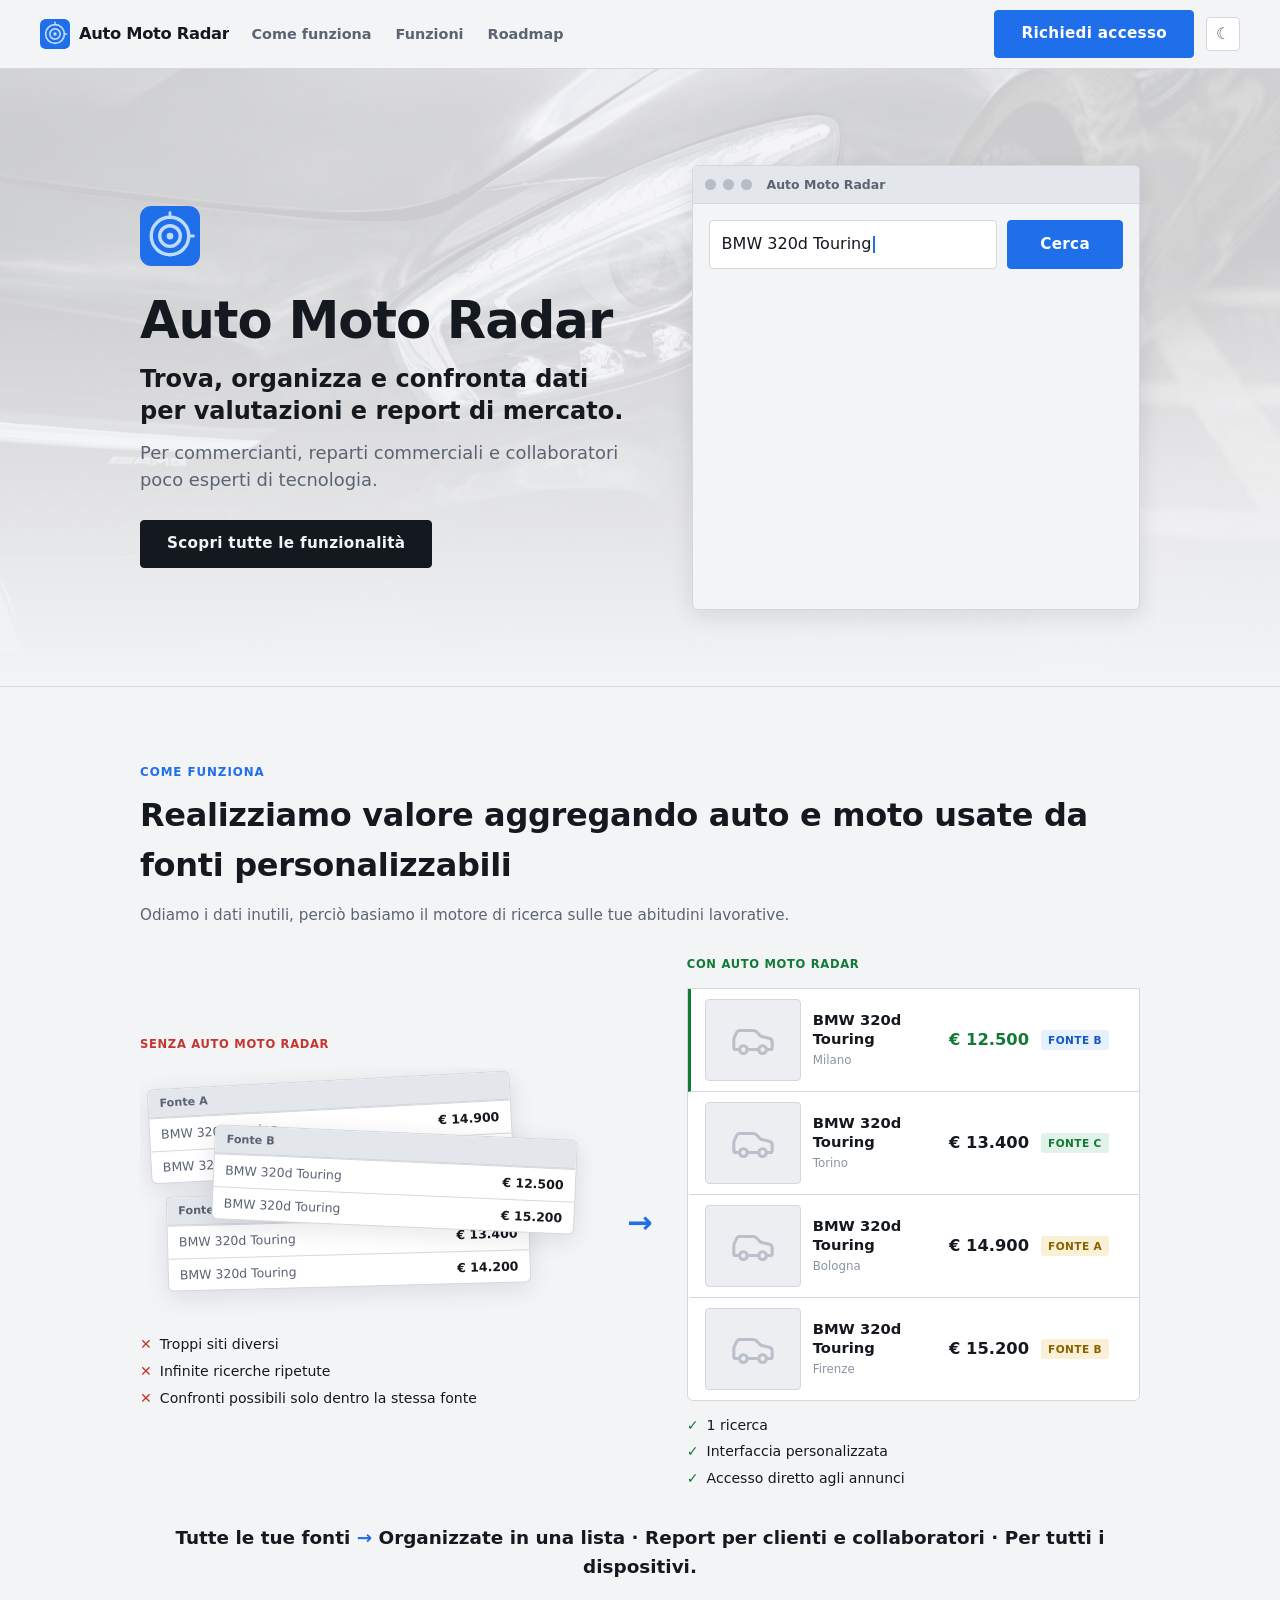
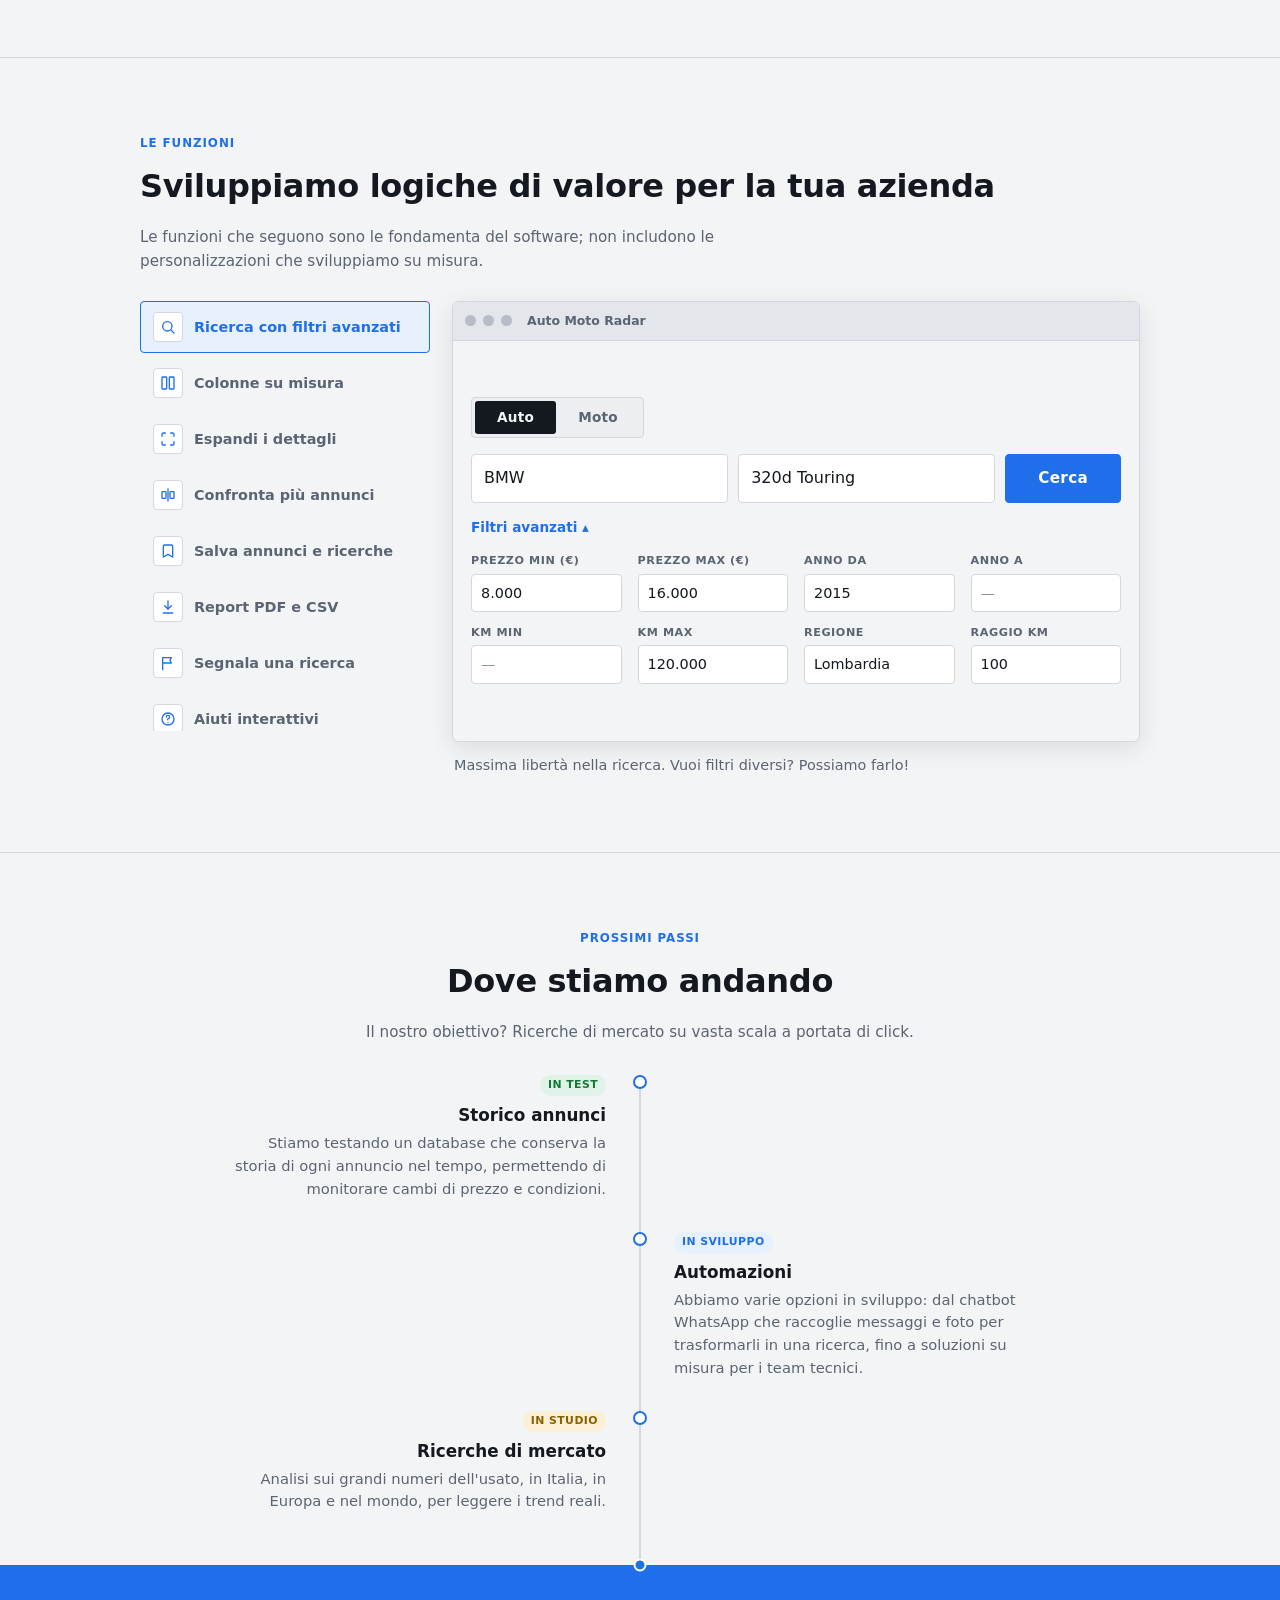
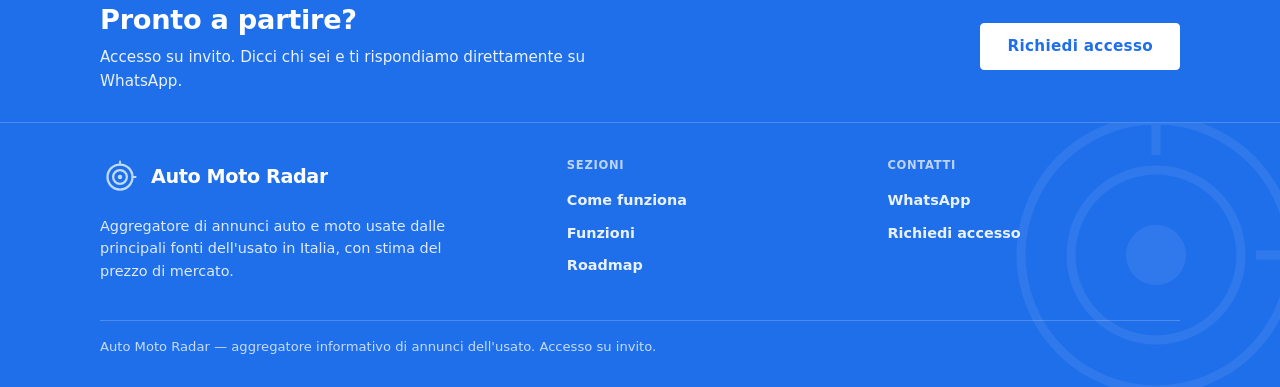
<file: index.html>
<!DOCTYPE html>
<html lang="it">
<head>
  <meta charset="UTF-8" />
  <meta name="viewport" content="width=device-width, initial-scale=1.0" />
  <title>Auto Moto Radar</title>
  <meta name="description" content="Auto Moto Radar aggrega auto e moto usate dalle fonti che scegli tu, per valutazioni e report di mercato. Strumento per commercianti e reparti vendita. Accesso su invito." />
  <link rel="icon" type="image/svg+xml" href="./favicon.svg" />
  <meta name="theme-color" content="#f3f4f6" media="(prefers-color-scheme: light)" />
  <meta name="theme-color" content="#0d1117" media="(prefers-color-scheme: dark)" />

  <!-- Privato: fuori da Google (crawl consentito, ma non indicizzato). -->
  <meta name="robots" content="noindex, nofollow" />
  <link rel="canonical" href="https://ornate-meringue-35d18e.netlify.app/" />

  <!-- Open Graph / Twitter: anteprima del link su WhatsApp e social (vale anche con noindex). -->
  <meta property="og:type" content="website" />
  <meta property="og:site_name" content="Auto Moto Radar" />
  <meta property="og:title" content="Auto Moto Radar — valutazioni e report dell'usato" />
  <meta property="og:description" content="Aggrega auto e moto usate dalle fonti che scegli tu, per valutazioni e report di mercato. Strumento per commercianti e reparti vendita. Accesso su invito." />
  <meta property="og:url" content="https://ornate-meringue-35d18e.netlify.app/" />
  <meta property="og:image" content="https://ornate-meringue-35d18e.netlify.app/og-image.jpg" />
  <meta property="og:image:width" content="1200" />
  <meta property="og:image:height" content="630" />
  <meta property="og:image:alt" content="Auto Moto Radar" />
  <meta property="og:locale" content="it_IT" />
  <meta name="twitter:card" content="summary_large_image" />
  <meta name="twitter:title" content="Auto Moto Radar — valutazioni e report dell'usato" />
  <meta name="twitter:description" content="Aggrega auto e moto usate dalle fonti che scegli tu, per valutazioni e report di mercato. Accesso su invito." />
  <meta name="twitter:image" content="https://ornate-meringue-35d18e.netlify.app/og-image.jpg" />

  <!-- Tema applicato PRIMA del CSS per evitare il flash (light di default). Chiave propria
       della landing per non interferire con l'app. -->
  <script>try{document.documentElement.setAttribute('data-theme',localStorage.getItem('amr_landing_theme')||'light');}catch(e){document.documentElement.setAttribute('data-theme','light');}</script>
  <link rel="stylesheet" href="./landing.css" />
</head>
<body>

  <!-- ─── Topbar ─────────────────────────────────────────────────────────── -->
  <header class="topbar">
    <a class="brand" href="#hero" aria-label="Auto Moto Radar, torna su">
      <!-- Logo radar (riuso da frontend/index.html:32-39) -->
      <svg class="brand-logo" width="30" height="30" viewBox="0 0 32 32" xmlns="http://www.w3.org/2000/svg" aria-hidden="true">
        <rect width="32" height="32" rx="6" fill="#1f6feb"/>
        <circle cx="16" cy="16" r="10" fill="none" stroke="#bfdbfe" stroke-width="1.8"/>
        <circle cx="16" cy="16" r="5.5" fill="none" stroke="#bfdbfe" stroke-width="1.8"/>
        <circle cx="16" cy="16" r="1.8" fill="#bfdbfe"/>
        <line x1="16" y1="6" x2="16" y2="3.5" stroke="#bfdbfe" stroke-width="1.5" stroke-linecap="round"/>
        <line x1="26" y1="16" x2="28.5" y2="16" stroke="#bfdbfe" stroke-width="1.5" stroke-linecap="round"/>
      </svg>
      <span class="brand-name">Auto Moto Radar</span>
    </a>
    <nav class="topnav" aria-label="Sezioni del sito">
      <a href="#come-funziona">Come funziona</a>
      <a href="#funzioni">Funzioni</a>
      <a href="#roadmap">Roadmap</a>
    </nav>
    <span class="topbar-spacer"></span>
    <a class="btn btn-primary topbar-cta" href="https://wa.me/393520727252" data-open-wizard>Richiedi accesso</a>
    <button type="button" class="theme-toggle" id="themeToggle" title="Passa al tema scuro" aria-label="Passa al tema scuro" aria-pressed="false">☾</button>
  </header>

  <main>

    <!-- ─── Hero ─────────────────────────────────────────────────────────── -->
    <section class="hero" id="hero">
      <!-- Sfondo fotografico de-opacizzato (asset locale, Pexels License). Decorativo. -->
      <div class="hero-bg" aria-hidden="true"></div>
      <div class="wrap hero-inner">
        <div class="hero-copy">
          <svg class="hero-logo" width="60" height="60" viewBox="0 0 32 32" xmlns="http://www.w3.org/2000/svg" aria-hidden="true">
            <rect width="32" height="32" rx="6" fill="#1f6feb"/>
            <circle cx="16" cy="16" r="10" fill="none" stroke="#bfdbfe" stroke-width="1.8"/>
            <circle cx="16" cy="16" r="5.5" fill="none" stroke="#bfdbfe" stroke-width="1.8"/>
            <circle cx="16" cy="16" r="1.8" fill="#bfdbfe"/>
            <line x1="16" y1="6" x2="16" y2="3.5" stroke="#bfdbfe" stroke-width="1.5" stroke-linecap="round"/>
            <line x1="26" y1="16" x2="28.5" y2="16" stroke="#bfdbfe" stroke-width="1.5" stroke-linecap="round"/>
          </svg>
          <h1>Auto Moto Radar</h1>
          <p class="lead lead-1">Trova, organizza e confronta dati per valutazioni e report di mercato.</p>
          <p class="lead lead-2">Per commercianti, reparti commerciali e collaboratori poco esperti di tecnologia.</p>
          <div class="btn-row">
            <a class="btn btn-dark" href="#funzioni">Scopri tutte le funzionalità</a>
          </div>
        </div>

        <!-- Demo: ricerca che si auto-digita + mini risultati. Statica se no-JS/reduced-motion. -->
        <div class="hero-demo fx" aria-hidden="true">
          <div class="appwin">
            <div class="appwin-bar"><span class="awd"></span><span class="awd"></span><span class="awd"></span><span class="appwin-title">Auto Moto Radar</span></div>
            <div class="hero-demo-body">
              <div class="search-fields hd-search">
                <div class="ac-wrap hd-acwrap">
                  <div class="field-input hd-field"><span id="hdQuery">BMW 320d Touring</span><span class="hd-caret"></span></div>
                  <ul class="ac-list hd-aclist" id="hdAclist" hidden></ul>
                </div>
                <span class="btn-cerca">Cerca</span>
              </div>
              <div class="hd-results">
                <div class="result-list" id="hdAuto">
                  <div class="result-row best" style="grid-template-columns:84px minmax(0,1fr) 104px 80px"><div class="row-thumb"><svg viewBox="0 0 24 24" fill="none" stroke="currentColor" stroke-width="1.6" stroke-linecap="round" stroke-linejoin="round"><path d="M19 17h2c.6 0 1-.4 1-1v-3c0-.9-.7-1.7-1.5-1.9C18.7 10.6 16 10 16 10s-1.3-1.4-2.2-2.3c-.5-.4-1.1-.7-1.8-.7H5c-.6 0-1.1.4-1.4.9l-1.4 2.9A3.7 3.7 0 0 0 2 12v4c0 .6.4 1 1 1h2"/><circle cx="7" cy="17" r="2"/><path d="M9 17h6"/><circle cx="17" cy="17" r="2"/></svg></div><div class="row-main"><div class="row-titolo">BMW 320d Touring</div><div class="row-sub">Milano</div></div><div class="row-prezzo">€ 12.500</div><div class="row-fonte"><span class="tag tag-subito">Fonte B</span></div></div>
                  <div class="result-row" style="grid-template-columns:84px minmax(0,1fr) 104px 80px"><div class="row-thumb"><svg viewBox="0 0 24 24" fill="none" stroke="currentColor" stroke-width="1.6" stroke-linecap="round" stroke-linejoin="round"><path d="M19 17h2c.6 0 1-.4 1-1v-3c0-.9-.7-1.7-1.5-1.9C18.7 10.6 16 10 16 10s-1.3-1.4-2.2-2.3c-.5-.4-1.1-.7-1.8-.7H5c-.6 0-1.1.4-1.4.9l-1.4 2.9A3.7 3.7 0 0 0 2 12v4c0 .6.4 1 1 1h2"/><circle cx="7" cy="17" r="2"/><path d="M9 17h6"/><circle cx="17" cy="17" r="2"/></svg></div><div class="row-main"><div class="row-titolo">BMW 320d Touring</div><div class="row-sub">Torino</div></div><div class="row-prezzo">€ 13.400</div><div class="row-fonte"><span class="tag tag-moto">Fonte C</span></div></div>
                  <div class="result-row" style="grid-template-columns:84px minmax(0,1fr) 104px 80px"><div class="row-thumb"><svg viewBox="0 0 24 24" fill="none" stroke="currentColor" stroke-width="1.6" stroke-linecap="round" stroke-linejoin="round"><path d="M19 17h2c.6 0 1-.4 1-1v-3c0-.9-.7-1.7-1.5-1.9C18.7 10.6 16 10 16 10s-1.3-1.4-2.2-2.3c-.5-.4-1.1-.7-1.8-.7H5c-.6 0-1.1.4-1.4.9l-1.4 2.9A3.7 3.7 0 0 0 2 12v4c0 .6.4 1 1 1h2"/><circle cx="7" cy="17" r="2"/><path d="M9 17h6"/><circle cx="17" cy="17" r="2"/></svg></div><div class="row-main"><div class="row-titolo">BMW 320d Touring</div><div class="row-sub">Bologna</div></div><div class="row-prezzo">€ 14.900</div><div class="row-fonte"><span class="tag tag-autoscout">Fonte A</span></div></div>
                </div>
                <div class="result-list" id="hdMoto" hidden>
                  <div class="result-row best" style="grid-template-columns:84px minmax(0,1fr) 104px 80px"><div class="row-thumb"><svg viewBox="0 0 24 24" fill="none" stroke="currentColor" stroke-width="1.6" stroke-linecap="round" stroke-linejoin="round"><circle cx="5.5" cy="17.5" r="3.2"/><circle cx="18.5" cy="17.5" r="3.2"/><path d="M5.5 17.5 9 10h5l2 3h2.5"/><path d="M9 10 8 8H6"/><path d="M14 10h3"/></svg></div><div class="row-main"><div class="row-titolo">Honda Africa Twin</div><div class="row-sub">Roma</div></div><div class="row-prezzo">€ 9.900</div><div class="row-fonte"><span class="tag tag-moto">Fonte C</span></div></div>
                  <div class="result-row" style="grid-template-columns:84px minmax(0,1fr) 104px 80px"><div class="row-thumb"><svg viewBox="0 0 24 24" fill="none" stroke="currentColor" stroke-width="1.6" stroke-linecap="round" stroke-linejoin="round"><circle cx="5.5" cy="17.5" r="3.2"/><circle cx="18.5" cy="17.5" r="3.2"/><path d="M5.5 17.5 9 10h5l2 3h2.5"/><path d="M9 10 8 8H6"/><path d="M14 10h3"/></svg></div><div class="row-main"><div class="row-titolo">Honda Africa Twin</div><div class="row-sub">Napoli</div></div><div class="row-prezzo">€ 10.500</div><div class="row-fonte"><span class="tag tag-subito">Fonte B</span></div></div>
                  <div class="result-row" style="grid-template-columns:84px minmax(0,1fr) 104px 80px"><div class="row-thumb"><svg viewBox="0 0 24 24" fill="none" stroke="currentColor" stroke-width="1.6" stroke-linecap="round" stroke-linejoin="round"><circle cx="5.5" cy="17.5" r="3.2"/><circle cx="18.5" cy="17.5" r="3.2"/><path d="M5.5 17.5 9 10h5l2 3h2.5"/><path d="M9 10 8 8H6"/><path d="M14 10h3"/></svg></div><div class="row-main"><div class="row-titolo">Honda Africa Twin</div><div class="row-sub">Bari</div></div><div class="row-prezzo">€ 11.200</div><div class="row-fonte"><span class="tag tag-autoscout">Fonte A</span></div></div>
                </div>
              </div>
            </div>
          </div>
        </div>
      </div>
    </section>

    <!-- ─── Come funziona (problema + due modi + showcase) ───────────────── -->
    <section id="come-funziona">
      <div class="wrap">
        <p class="eyebrow">Come funziona</p>
        <h2>Realizziamo valore aggregando auto e moto usate da fonti personalizzabili</h2>
        <p class="section-intro">Odiamo i dati inutili, perciò basiamo il motore di ricerca sulle tue abitudini lavorative.</p>

        <div class="ba">
          <div class="ba-side ba-before">
            <p class="ba-lab ba-lab-before">Senza Auto Moto Radar</p>
            <div class="ba-mock" aria-hidden="true">
              <div class="ba-win ba-win1"><div class="ba-win-bar">Fonte A</div><div class="ba-win-row"><span>BMW 320d Touring</span><span>€ 14.900</span></div><div class="ba-win-row"><span>BMW 320d Touring</span><span>€ 13.900</span></div></div>
              <div class="ba-win ba-win2"><div class="ba-win-bar">Fonte B</div><div class="ba-win-row"><span>BMW 320d Touring</span><span>€ 12.500</span></div><div class="ba-win-row"><span>BMW 320d Touring</span><span>€ 15.200</span></div></div>
              <div class="ba-win ba-win3"><div class="ba-win-bar">Fonte C</div><div class="ba-win-row"><span>BMW 320d Touring</span><span>€ 13.400</span></div><div class="ba-win-row"><span>BMW 320d Touring</span><span>€ 14.200</span></div></div>
            </div>
            <ul class="ba-pts ba-pts-before">
              <li>Troppi siti diversi</li>
              <li>Infinite ricerche ripetute</li>
              <li>Confronti possibili solo dentro la stessa fonte</li>
            </ul>
          </div>

          <div class="ba-arrow" aria-hidden="true">→</div>

          <div class="ba-side ba-after">
            <p class="ba-lab ba-lab-after">Con Auto Moto Radar</p>
            <!-- Dopo: lista unica ordinata (replica .result-row ridotta, dati finti). -->
            <div class="fx ba-list" aria-hidden="true">
              <div class="result-list">
                <div class="result-row best" style="grid-template-columns:96px minmax(0,1fr) 112px 84px">
                  <div class="row-thumb"><svg viewBox="0 0 24 24" fill="none" stroke="currentColor" stroke-width="1.6" stroke-linecap="round" stroke-linejoin="round"><path d="M19 17h2c.6 0 1-.4 1-1v-3c0-.9-.7-1.7-1.5-1.9C18.7 10.6 16 10 16 10s-1.3-1.4-2.2-2.3c-.5-.4-1.1-.7-1.8-.7H5c-.6 0-1.1.4-1.4.9l-1.4 2.9A3.7 3.7 0 0 0 2 12v4c0 .6.4 1 1 1h2"/><circle cx="7" cy="17" r="2"/><path d="M9 17h6"/><circle cx="17" cy="17" r="2"/></svg></div>
                  <div class="row-main"><div class="row-titolo">BMW 320d Touring</div><div class="row-sub">Milano</div></div>
                  <div class="row-prezzo">€ 12.500</div>
                  <div class="row-fonte"><span class="tag tag-subito">Fonte B</span></div>
                </div>
                <div class="result-row" style="grid-template-columns:96px minmax(0,1fr) 112px 84px">
                  <div class="row-thumb"><svg viewBox="0 0 24 24" fill="none" stroke="currentColor" stroke-width="1.6" stroke-linecap="round" stroke-linejoin="round"><path d="M19 17h2c.6 0 1-.4 1-1v-3c0-.9-.7-1.7-1.5-1.9C18.7 10.6 16 10 16 10s-1.3-1.4-2.2-2.3c-.5-.4-1.1-.7-1.8-.7H5c-.6 0-1.1.4-1.4.9l-1.4 2.9A3.7 3.7 0 0 0 2 12v4c0 .6.4 1 1 1h2"/><circle cx="7" cy="17" r="2"/><path d="M9 17h6"/><circle cx="17" cy="17" r="2"/></svg></div>
                  <div class="row-main"><div class="row-titolo">BMW 320d Touring</div><div class="row-sub">Torino</div></div>
                  <div class="row-prezzo">€ 13.400</div>
                  <div class="row-fonte"><span class="tag tag-moto">Fonte C</span></div>
                </div>
                <div class="result-row" style="grid-template-columns:96px minmax(0,1fr) 112px 84px">
                  <div class="row-thumb"><svg viewBox="0 0 24 24" fill="none" stroke="currentColor" stroke-width="1.6" stroke-linecap="round" stroke-linejoin="round"><path d="M19 17h2c.6 0 1-.4 1-1v-3c0-.9-.7-1.7-1.5-1.9C18.7 10.6 16 10 16 10s-1.3-1.4-2.2-2.3c-.5-.4-1.1-.7-1.8-.7H5c-.6 0-1.1.4-1.4.9l-1.4 2.9A3.7 3.7 0 0 0 2 12v4c0 .6.4 1 1 1h2"/><circle cx="7" cy="17" r="2"/><path d="M9 17h6"/><circle cx="17" cy="17" r="2"/></svg></div>
                  <div class="row-main"><div class="row-titolo">BMW 320d Touring</div><div class="row-sub">Bologna</div></div>
                  <div class="row-prezzo">€ 14.900</div>
                  <div class="row-fonte"><span class="tag tag-autoscout">Fonte A</span></div>
                </div>
                <div class="result-row" style="grid-template-columns:96px minmax(0,1fr) 112px 84px">
                  <div class="row-thumb"><svg viewBox="0 0 24 24" fill="none" stroke="currentColor" stroke-width="1.6" stroke-linecap="round" stroke-linejoin="round"><path d="M19 17h2c.6 0 1-.4 1-1v-3c0-.9-.7-1.7-1.5-1.9C18.7 10.6 16 10 16 10s-1.3-1.4-2.2-2.3c-.5-.4-1.1-.7-1.8-.7H5c-.6 0-1.1.4-1.4.9l-1.4 2.9A3.7 3.7 0 0 0 2 12v4c0 .6.4 1 1 1h2"/><circle cx="7" cy="17" r="2"/><path d="M9 17h6"/><circle cx="17" cy="17" r="2"/></svg></div>
                  <div class="row-main"><div class="row-titolo">BMW 320d Touring</div><div class="row-sub">Firenze</div></div>
                  <div class="row-prezzo">€ 15.200</div>
                  <div class="row-fonte"><span class="tag tag-autoscout">Fonte B</span></div>
                </div>
              </div>
            </div>
            <ul class="ba-pts ba-pts-after">
              <li>1 ricerca</li>
              <li>Interfaccia personalizzata</li>
              <li>Accesso diretto agli annunci</li>
            </ul>
          </div>
        </div>

        <p class="ba-impact">Tutte le tue fonti <b>→</b> Organizzate in una lista · Report per clienti e collaboratori · Per tutti i dispositivi.</p>
      </div>
    </section>

    <!-- ─── Funzioni (fonti personalizzabili + funzioni) ─────────────────── -->
    <section id="funzioni">
      <div class="wrap">
        <p class="eyebrow">Le funzioni</p>
        <h2>Sviluppiamo logiche di valore per la tua azienda</h2>
        <p class="section-intro">Le funzioni che seguono sono le fondamenta del software; non includono le personalizzazioni che sviluppiamo su misura.</p>

        <div class="fx-explorer fx" id="fxExplorer">
          <!-- Mobile (≤860px): la striscia di tab è inservibile col touch → menu a tendina. -->
          <label class="fx-sr" for="fxSelect">Scegli una funzione da vedere</label>
          <select id="fxSelect" class="fx-select">
            <option value="0">Ricerca con filtri avanzati</option>
            <option value="1">Colonne su misura</option>
            <option value="2">Espandi i dettagli</option>
            <option value="3">Confronta più annunci</option>
            <option value="4">Salva annunci e ricerche</option>
            <option value="5">Report PDF e CSV</option>
            <option value="6">Segnala una ricerca</option>
            <option value="7">Aiuti interattivi</option>
            <option value="8">Tema chiaro e scuro</option>
            <option value="9">Pronto intervento</option>
          </select>
          <div class="fx-tabs" id="fxTabs" role="tablist" aria-label="Funzioni dell'app" aria-orientation="vertical">
            <button class="fx-tab" role="tab" id="fxt0" aria-controls="fxp0" aria-selected="true" tabindex="0" data-desc="Massima libertà nella ricerca. Vuoi filtri diversi? Possiamo farlo!"><span class="fx-tab-ico"><svg viewBox="0 0 24 24" fill="none" stroke="currentColor" stroke-width="2" stroke-linecap="round" stroke-linejoin="round" aria-hidden="true"><circle cx="11" cy="11" r="7"/><path d="m21 21-4.3-4.3"/></svg></span><span>Ricerca con filtri avanzati</span></button>
            <button class="fx-tab" role="tab" id="fxt1" aria-controls="fxp1" aria-selected="false" tabindex="-1" data-desc="Personalizza le informazioni da tenere sott'occhio. Vuoi anche un sistema di rating? Possiamo farlo!"><span class="fx-tab-ico"><svg viewBox="0 0 24 24" fill="none" stroke="currentColor" stroke-width="2" stroke-linecap="round" stroke-linejoin="round" aria-hidden="true"><rect x="3" y="3" width="7" height="18" rx="1"/><rect x="14" y="3" width="7" height="18" rx="1"/></svg></span><span>Colonne su misura</span></button>
            <button class="fx-tab" role="tab" id="fxt2" aria-controls="fxp2" aria-selected="false" tabindex="-1" data-desc="Annunci arricchibili di altre informazioni. Vuoi paragonarli col nuovo? Possiamo farlo!"><span class="fx-tab-ico"><svg viewBox="0 0 24 24" fill="none" stroke="currentColor" stroke-width="2" stroke-linecap="round" stroke-linejoin="round" aria-hidden="true"><path d="M3 8V5a2 2 0 0 1 2-2h3"/><path d="M21 8V5a2 2 0 0 0-2-2h-3"/><path d="M3 16v3a2 2 0 0 0 2 2h3"/><path d="M21 16v3a2 2 0 0 1-2 2h-3"/></svg></span><span>Espandi i dettagli</span></button>
            <button class="fx-tab" role="tab" id="fxt3" aria-controls="fxp3" aria-selected="false" tabindex="-1" data-desc="Confronta e crea prospetti personalizzati. Vuoi una versione da usare con i clienti? Possiamo farlo!"><span class="fx-tab-ico"><svg viewBox="0 0 24 24" fill="none" stroke="currentColor" stroke-width="2" stroke-linecap="round" stroke-linejoin="round" aria-hidden="true"><path d="M12 3v18"/><rect x="3" y="7" width="6" height="10" rx="1"/><rect x="15" y="7" width="6" height="10" rx="1"/></svg></span><span>Confronta più annunci</span></button>
            <button class="fx-tab" role="tab" id="fxt4" aria-controls="fxp4" aria-selected="false" tabindex="-1" data-desc="Salva annunci e ricerche e ricevi aggiornamenti. Li vuoi anche via WhatsApp? Possiamo farlo!"><span class="fx-tab-ico"><svg viewBox="0 0 24 24" fill="none" stroke="currentColor" stroke-width="2" stroke-linecap="round" stroke-linejoin="round" aria-hidden="true"><path d="m19 21-7-4-7 4V5a2 2 0 0 1 2-2h10a2 2 0 0 1 2 2v16z"/></svg></span><span>Salva annunci e ricerche</span></button>
            <button class="fx-tab" role="tab" id="fxt5" aria-controls="fxp5" aria-selected="false" tabindex="-1" data-desc="Un report stampabile dei mezzi confrontati e delle ricerche. Ne vuoi uno su misura per i clienti? Possiamo farlo!"><span class="fx-tab-ico"><svg viewBox="0 0 24 24" fill="none" stroke="currentColor" stroke-width="2" stroke-linecap="round" stroke-linejoin="round" aria-hidden="true"><path d="M12 3v12"/><path d="m7 10 5 5 5-5"/><path d="M5 21h14"/></svg></span><span>Report PDF e CSV</span></button>
            <button class="fx-tab" role="tab" id="fxt6" aria-controls="fxp6" aria-selected="false" tabindex="-1" data-desc="Può capitare che una fonte cambi il proprio codice. Segnalaci dall'app le ricerche che non ti convincono."><span class="fx-tab-ico"><svg viewBox="0 0 24 24" fill="none" stroke="currentColor" stroke-width="2" stroke-linecap="round" stroke-linejoin="round" aria-hidden="true"><path d="M4 22V4"/><path d="M4 4h13l-2 4 2 4H4"/></svg></span><span>Segnala una ricerca</span></button>
            <button class="fx-tab" role="tab" id="fxt7" aria-controls="fxp7" aria-selected="false" tabindex="-1" data-desc="Tutorial integrati, che puoi nascondere quando vuoi."><span class="fx-tab-ico"><svg viewBox="0 0 24 24" fill="none" stroke="currentColor" stroke-width="2" stroke-linecap="round" stroke-linejoin="round" aria-hidden="true"><circle cx="12" cy="12" r="9"/><path d="M9.5 9a2.5 2.5 0 1 1 3 2.4c-.7.3-1 .8-1 1.6"/><path d="M12 17h.01"/></svg></span><span>Aiuti interattivi</span></button>
            <button class="fx-tab" role="tab" id="fxt8" aria-controls="fxp8" aria-selected="false" tabindex="-1" data-desc="Interfaccia leggibile di giorno, riposante di notte. La stessa lista, due temi."><span class="fx-tab-ico"><svg viewBox="0 0 24 24" fill="none" stroke="currentColor" stroke-width="2" stroke-linecap="round" stroke-linejoin="round" aria-hidden="true"><path d="M21 12.8A9 9 0 1 1 11.2 3a7 7 0 0 0 9.8 9.8Z"/></svg></span><span>Tema chiaro e scuro</span></button>
            <button class="fx-tab" role="tab" id="fxt9" aria-controls="fxp9" aria-selected="false" tabindex="-1" data-desc="Assistenza diretta su WhatsApp: aggiungere una fonte, segnalare un problema o una richiesta su misura."><span class="fx-tab-ico"><svg viewBox="0 0 24 24" fill="none" stroke="currentColor" stroke-width="2" stroke-linecap="round" stroke-linejoin="round" aria-hidden="true"><path d="M21 11.5a8.38 8.38 0 0 1-8.5 8.5 8.5 8.5 0 0 1-3.8-.9L3 21l1.9-5.7A8.38 8.38 0 0 1 4 11.5 8.5 8.5 0 0 1 12.5 3 8.38 8.38 0 0 1 21 11.5Z"/></svg></span><span>Pronto intervento</span></button>
          </div>

          <div class="fx-stage">
            <div class="appwin">
              <div class="appwin-bar" aria-hidden="true"><span class="awd"></span><span class="awd"></span><span class="awd"></span><span class="appwin-title">Auto Moto Radar</span></div>
              <div class="appwin-body">

                <div class="fx-panel" role="tabpanel" id="fxp0" aria-labelledby="fxt0"><div aria-hidden="true">
                  <div class="search-form">
                    <div class="seg-toggle"><span class="seg on">Auto</span><span class="seg">Moto</span></div>
                    <div class="search-fields"><div class="field-input">BMW</div><div class="field-input">320d Touring</div><span class="btn-cerca">Cerca</span></div>
                    <div class="adv-toggle">Filtri avanzati ▴</div>
                    <div class="adv-grid">
                      <div class="adv-field"><span>Prezzo min (€)</span><div class="inp">8.000</div></div>
                      <div class="adv-field"><span>Prezzo max (€)</span><div class="inp">16.000</div></div>
                      <div class="adv-field"><span>Anno da</span><div class="inp">2015</div></div>
                      <div class="adv-field"><span>Anno a</span><div class="inp empty">—</div></div>
                      <div class="adv-field"><span>Km min</span><div class="inp empty">—</div></div>
                      <div class="adv-field"><span>Km max</span><div class="inp">120.000</div></div>
                      <div class="adv-field"><span>Regione</span><div class="inp">Lombardia</div></div>
                      <div class="adv-field"><span>Raggio km</span><div class="inp">100</div></div>
                    </div>
                  </div>
                </div>
              </div>

                <div class="fx-panel" role="tabpanel" id="fxp1" aria-labelledby="fxt1" hidden><div aria-hidden="true">
                  <div style="display:flex; gap:18px; flex-wrap:wrap; align-items:flex-start">
                    <div class="tb-cols-menu">
                      <label><span class="ck on"><svg viewBox="0 0 24 24" fill="none" stroke="currentColor" stroke-width="3" stroke-linecap="round" stroke-linejoin="round"><path d="m5 12 5 5 9-9"/></svg></span> Anno</label>
                      <label><span class="ck on"><svg viewBox="0 0 24 24" fill="none" stroke="currentColor" stroke-width="3" stroke-linecap="round" stroke-linejoin="round"><path d="m5 12 5 5 9-9"/></svg></span> Km</label>
                      <label><span class="ck"></span> Carburante</label>
                      <label><span class="ck"></span> Potenza (CV)</label>
                    </div>
                    <div style="flex:1; min-width:0; overflow-x:auto">
                      <div class="grid-head" style="grid-template-columns:minmax(120px,1fr) 64px 98px 124px"><span class="gh">Veicolo</span><span class="gh gh-num">Anno</span><span class="gh gh-num">Km</span><span class="gh gh-num">Prezzo</span></div>
                      <div class="result-list">
                        <div class="result-row best" style="grid-template-columns:minmax(120px,1fr) 64px 98px 124px"><div class="row-titolo">BMW 320d Touring</div><div class="row-cell num muted">2017</div><div class="row-cell num muted">92.000</div><div class="row-prezzo">€ 12.500</div></div>
                        <div class="result-row" style="grid-template-columns:minmax(120px,1fr) 64px 98px 124px"><div class="row-titolo">BMW 320d Touring</div><div class="row-cell num muted">2016</div><div class="row-cell num muted">118.000</div><div class="row-prezzo">€ 13.400</div></div>
                      </div>
                    </div>
                  </div>
                </div>
              </div>

                <div class="fx-panel" role="tabpanel" id="fxp2" aria-labelledby="fxt2" hidden><div aria-hidden="true">
                  <div class="result-row detail-open" style="grid-template-columns:120px minmax(0,1fr) 124px 96px">
                    <div class="row-thumb"><svg viewBox="0 0 24 24" fill="none" stroke="currentColor" stroke-width="1.6" stroke-linecap="round" stroke-linejoin="round"><path d="M19 17h2c.6 0 1-.4 1-1v-3c0-.9-.7-1.7-1.5-1.9C18.7 10.6 16 10 16 10s-1.3-1.4-2.2-2.3c-.5-.4-1.1-.7-1.8-.7H5c-.6 0-1.1.4-1.4.9l-1.4 2.9A3.7 3.7 0 0 0 2 12v4c0 .6.4 1 1 1h2"/><circle cx="7" cy="17" r="2"/><path d="M9 17h6"/><circle cx="17" cy="17" r="2"/></svg></div>
                    <div class="row-main"><div class="row-titolo">BMW 320d Touring</div><div class="row-sub">Milano <span class="vend-badge vend-priv">Privato</span></div></div>
                    <div class="row-prezzo">€ 12.500</div>
                    <div class="row-fonte"><span class="tag tag-subito">Fonte A</span></div>
                  </div>
                  <div class="row-detail"><div class="det-inner">
                    <div class="det-gallery">
                      <span class="det-thumb"><svg viewBox="0 0 24 24" fill="none" stroke="currentColor" stroke-width="1.6" stroke-linecap="round" stroke-linejoin="round"><path d="M19 17h2c.6 0 1-.4 1-1v-3c0-.9-.7-1.7-1.5-1.9C18.7 10.6 16 10 16 10s-1.3-1.4-2.2-2.3c-.5-.4-1.1-.7-1.8-.7H5c-.6 0-1.1.4-1.4.9l-1.4 2.9A3.7 3.7 0 0 0 2 12v4c0 .6.4 1 1 1h2"/><circle cx="7" cy="17" r="2"/><path d="M9 17h6"/><circle cx="17" cy="17" r="2"/></svg></span>
                      <span class="det-thumb"><svg viewBox="0 0 24 24" fill="none" stroke="currentColor" stroke-width="1.6" stroke-linecap="round" stroke-linejoin="round"><path d="M19 17h2c.6 0 1-.4 1-1v-3c0-.9-.7-1.7-1.5-1.9C18.7 10.6 16 10 16 10s-1.3-1.4-2.2-2.3c-.5-.4-1.1-.7-1.8-.7H5c-.6 0-1.1.4-1.4.9l-1.4 2.9A3.7 3.7 0 0 0 2 12v4c0 .6.4 1 1 1h2"/><circle cx="7" cy="17" r="2"/><path d="M9 17h6"/><circle cx="17" cy="17" r="2"/></svg></span>
                      <span class="det-thumb"><svg viewBox="0 0 24 24" fill="none" stroke="currentColor" stroke-width="1.6" stroke-linecap="round" stroke-linejoin="round"><path d="M19 17h2c.6 0 1-.4 1-1v-3c0-.9-.7-1.7-1.5-1.9C18.7 10.6 16 10 16 10s-1.3-1.4-2.2-2.3c-.5-.4-1.1-.7-1.8-.7H5c-.6 0-1.1.4-1.4.9l-1.4 2.9A3.7 3.7 0 0 0 2 12v4c0 .6.4 1 1 1h2"/><circle cx="7" cy="17" r="2"/><path d="M9 17h6"/><circle cx="17" cy="17" r="2"/></svg></span>
                    </div>
                    <div class="det-specs">
                      <div class="det-spec"><span class="det-k">Versione</span><span class="det-v">2.0d xDrive Luxury</span></div>
                      <div class="det-spec"><span class="det-k">Cambio</span><span class="det-v">Automatico</span></div>
                      <div class="det-spec"><span class="det-k">Cilindrata</span><span class="det-v">1.995 cc</span></div>
                      <div class="det-spec"><span class="det-k">Potenza</span><span class="det-v">190 CV</span></div>
                      <div class="det-spec"><span class="det-k">Carrozzeria</span><span class="det-v">Station Wagon</span></div>
                      <div class="det-spec"><span class="det-k">Proprietari</span><span class="det-v">1</span></div>
                    </div>
                    <div class="det-foot">
                      <span class="det-open">Apri annuncio ↗</span>
                      <span class="det-act attivo"><svg viewBox="0 0 24 24" fill="currentColor" stroke="currentColor" stroke-width="2" stroke-linejoin="round"><path d="m19 21-7-4-7 4V5a2 2 0 0 1 2-2h10a2 2 0 0 1 2 2v16z"/></svg> Salvato</span>
                      <span class="det-act"><svg viewBox="0 0 24 24" fill="none" stroke="currentColor" stroke-width="2"><rect x="3" y="3" width="18" height="18" rx="2"/></svg> Confronta</span>
                    </div>
                  </div></div>
                </div>
              </div>

                <div class="fx-panel" role="tabpanel" id="fxp3" aria-labelledby="fxt3" hidden><div aria-hidden="true">
                  <div class="cmatrix-panel">
                    <div class="cmatrix-head"><span class="cmatrix-title">Confronto · 3 annunci</span><span aria-hidden="true">✕</span></div>
                    <div class="cmatrix-scroll"><table class="cmatrix">
                      <thead><tr><th class="cm-label"></th><th><div class="cm-coltitle">BMW 320d · Milano</div></th><th><div class="cm-coltitle">BMW 320d · Bologna</div></th><th><div class="cm-coltitle">BMW 320d · Torino</div></th></tr></thead>
                      <tbody>
                        <tr><td class="cm-label">Prezzo</td><td class="cm-val cm-best">€ 12.500 ★</td><td class="cm-val">€ 13.400</td><td class="cm-val">€ 14.900</td></tr>
                        <tr><td class="cm-label">Anno</td><td class="cm-val">2017</td><td class="cm-val">2016</td><td class="cm-val cm-best">2018 ★</td></tr>
                        <tr><td class="cm-label">Km</td><td class="cm-val">92.000</td><td class="cm-val">118.000</td><td class="cm-val cm-best">76.000 ★</td></tr>
                        <tr><td class="cm-label">Carburante</td><td class="cm-val">Diesel</td><td class="cm-val">Diesel</td><td class="cm-val">Diesel</td></tr>
                        <tr><td class="cm-label">Potenza</td><td class="cm-val cm-best">190 CV ★</td><td class="cm-val">184 CV</td><td class="cm-val cm-best">190 CV ★</td></tr>
                        <tr><td class="cm-label">Cambio</td><td class="cm-val">Automatico</td><td class="cm-val">Manuale</td><td class="cm-val">Automatico</td></tr>
                      </tbody>
                    </table></div>
                  </div>
                </div>
              </div>

                <div class="fx-panel" role="tabpanel" id="fxp4" aria-labelledby="fxt4" hidden><div aria-hidden="true">
                  <div class="saved-tabs"><span class="saved-tab on">Annunci <span class="cnt">3</span></span><span class="saved-tab">Ricerche <span class="cnt">2</span></span></div>
                  <div class="salvato-item"><div><div class="salvato-titolo">BMW 320d Touring</div><div class="salvato-dettagli">€ 12.500 · 92.000 km · 2017</div></div><span class="tb-btn">Rimuovi</span></div>
                  <div class="ric-card has-novita" style="margin-top:12px">
                    <div class="ric-title">BMW 320d Touring <span class="ric-badge">4</span></div>
                    <div class="ric-sub">auto · controllata 2 ore fa</div>
                    <div class="ric-digest">4 novità: 3 nuovi annunci, 1 calo di prezzo</div>
                    <div class="ric-alerts">
                      <div class="ric-alert ric-nuovo"><span class="ric-motivo">nuovo</span><span class="ric-alert-tit">BMW 320d Touring Luxury · Monza</span><span class="ric-alert-prezzo">€ 13.100</span></div>
                      <div class="ric-alert ric-calo"><span class="ric-motivo">calo</span><span class="ric-alert-tit">BMW 320d Touring Sport · Bologna</span><span class="ric-alert-prezzo">€ 12.900</span></div>
                    </div>
                  </div>
                </div>
              </div>

                <div class="fx-panel" role="tabpanel" id="fxp5" aria-labelledby="fxt5" hidden><div aria-hidden="true">
                  <div class="rep">
                    <div class="rep-band"><b>AUTO MOTO RADAR</b><span>BMW 320d Touring · 120 annunci · 19/06/2026</span></div>
                    <div class="rep-metrics">
                      <div class="rep-metric"><div class="l">Min</div><div class="v">€ 12.500</div></div>
                      <div class="rep-metric"><div class="l">Mediana</div><div class="v">€ 13.900</div></div>
                      <div class="rep-metric"><div class="l">Media</div><div class="v">€ 14.050</div></div>
                      <div class="rep-metric"><div class="l">Max</div><div class="v">€ 15.200</div></div>
                    </div>
                    <div class="rep-rows">
                      <div><span>BMW 320d Touring · Milano</span><span>€ 12.500</span></div>
                      <div><span>BMW 320d Touring · Bologna</span><span>€ 13.400</span></div>
                      <div><span>BMW 320d Touring · Torino</span><span>€ 14.900</span></div>
                    </div>
                  </div>
                  <div class="rep-export"><span class="tb-btn">CSV</span><span class="tb-btn">PDF</span></div>
                </div>
              </div>

                <div class="fx-panel" role="tabpanel" id="fxp6" aria-labelledby="fxt6" hidden><div aria-hidden="true">
                  <div class="report-card">
                    <div class="report-head"><span>Segnala un problema</span><span aria-hidden="true">✕</span></div>
                    <div class="report-ta">Descrivi il problema, o cosa non ti convince dei risultati…</div>
                    <label class="report-attach"><span class="ck on"><svg viewBox="0 0 24 24" fill="none" stroke="currentColor" stroke-width="3" stroke-linecap="round" stroke-linejoin="round"><path d="m5 12 5 5 9-9"/></svg></span> Allega la ricerca attuale (utile per dire che i risultati non sono ideali)</label>
                    <div class="report-foot"><span class="report-send">Invia</span></div>
                  </div>
                </div>
              </div>

                <div class="fx-panel" role="tabpanel" id="fxp7" aria-labelledby="fxt7" hidden><div aria-hidden="true">
                  <div class="help-ctx">
                    <div class="results-toolbar">
                      <span class="tb-label">Raggruppa <span class="help-dot">?</span></span>
                      <span class="tb-sep"></span>
                      <span class="tb-label">Prezzo <span class="help-dot">?</span></span>
                      <span class="tb-sep"></span>
                      <span class="tb-label hc-active">Esporta <span class="help-dot on">?</span></span>
                    </div>
                    <div class="help-tip hc-tip">Esporta i risultati: PDF stampabile o CSV per Excel. Niente account, niente attese.</div>
                    <p class="fx-cap">I punti <span class="help-dot">?</span> spiegano ogni funzione, dritti dove servono. Mostrali o nascondili dall'icona in alto a destra dell'app.</p>
                  </div>
                </div>
              </div>

                <div class="fx-panel" role="tabpanel" id="fxp8" aria-labelledby="fxt8" hidden><div aria-hidden="true">
                  <div class="theme-split">
                    <div class="theme-pane force-light">
                      <div class="pane-lab">☀ Chiaro</div>
                      <div class="results-toolbar ts-bar"><span class="tb-count">120 risultati</span><span class="tb-stat"><span class="tb-stat-label">min</span><b>€ 12.500</b></span></div>
                      <div class="result-list">
                        <div class="result-row best" style="grid-template-columns:minmax(0,1fr) auto"><div class="row-main"><div class="row-titolo">BMW 320d Touring</div><div class="row-sub">Milano · 2017</div></div><div class="row-prezzo">€ 12.500</div></div>
                        <div class="result-row" style="grid-template-columns:minmax(0,1fr) auto"><div class="row-main"><div class="row-titolo">BMW 320d Touring</div><div class="row-sub">Torino · 2016</div></div><div class="row-prezzo">€ 13.400</div></div>
                      </div>
                    </div>
                    <div class="theme-pane force-dark">
                      <div class="pane-lab">☾ Scuro</div>
                      <div class="results-toolbar ts-bar"><span class="tb-count">120 risultati</span><span class="tb-stat"><span class="tb-stat-label">min</span><b>€ 12.500</b></span></div>
                      <div class="result-list">
                        <div class="result-row best" style="grid-template-columns:minmax(0,1fr) auto"><div class="row-main"><div class="row-titolo">BMW 320d Touring</div><div class="row-sub">Milano · 2017</div></div><div class="row-prezzo">€ 12.500</div></div>
                        <div class="result-row" style="grid-template-columns:minmax(0,1fr) auto"><div class="row-main"><div class="row-titolo">BMW 320d Touring</div><div class="row-sub">Torino · 2016</div></div><div class="row-prezzo">€ 13.400</div></div>
                      </div>
                    </div>
                  </div>
                </div>
              </div>

                <div class="fx-panel" role="tabpanel" id="fxp9" aria-labelledby="fxt9" hidden><div>
                  <div class="pronto">
                    <div class="pronto-head">
                      <span class="wa-ico"><svg viewBox="0 0 24 24" fill="none" stroke="currentColor" stroke-width="2" stroke-linecap="round" stroke-linejoin="round" aria-hidden="true"><path d="M21 11.5a8.38 8.38 0 0 1-8.5 8.5 8.5 8.5 0 0 1-3.8-.9L3 21l1.9-5.7A8.38 8.38 0 0 1 4 11.5 8.5 8.5 0 0 1 12.5 3 8.38 8.38 0 0 1 21 11.5Z"/></svg></span>
                      <div><h4>Pronto intervento</h4><p>Assistenza diretta su WhatsApp, quando ti serve.</p></div>
                    </div>
                    <div class="chat">
                      <div class="bubble bubble-in">Ciao! Come possiamo aiutarti?</div>
                      <div class="bubble bubble-out">Vorrei aggiungere una fonte alla mia ricerca</div>
                    </div>
                    <div class="pronto-opts">
                      <span class="pronto-chip">Assistenza rapida</span>
                      <span class="pronto-chip">Segnala un problema</span>
                      <span class="pronto-chip">Richiesta su misura</span>
                    </div>
                    <a class="btn btn-primary" href="https://wa.me/393520727252" target="_blank" rel="noopener">Apri la chat su WhatsApp</a>
                  </div>
                </div>
              </div>

              </div>
            </div>
            <p class="fx-stage-cap" id="fxCap" aria-live="polite"></p>
          </div>
        </div>
      </div>
    </section>

    <!-- ─── Roadmap (timeline prossimi obiettivi) ────────────────────────── -->
    <section id="roadmap">
      <div class="wrap">
        <p class="eyebrow">PROSSIMI PASSI</p>
        <h2>Dove stiamo andando</h2>
        <p class="section-intro">Il nostro obiettivo? Ricerche di mercato su vasta scala a portata di click.</p>
        <ol class="timeline">
          <li class="tl-item">
            <span class="tl-dot" aria-hidden="true"></span>
            <span class="tl-status st-test">In test</span>
            <h3>Storico annunci</h3>
            <p>Stiamo testando un database che conserva la storia di ogni annuncio nel tempo, permettendo di monitorare cambi di prezzo e condizioni.</p>
          </li>
          <li class="tl-item">
            <span class="tl-dot" aria-hidden="true"></span>
            <span class="tl-status st-dev">In sviluppo</span>
            <h3>Automazioni</h3>
            <p>Abbiamo varie opzioni in sviluppo: dal chatbot WhatsApp che raccoglie messaggi e foto per trasformarli in una ricerca, fino a soluzioni su misura per i team tecnici.</p>
          </li>
          <li class="tl-item">
            <span class="tl-dot" aria-hidden="true"></span>
            <span class="tl-status st-study">In studio</span>
            <h3>Ricerche di mercato</h3>
            <p>Analisi sui grandi numeri dell'usato, in Italia, in Europa e nel mondo, per leggere i trend reali.</p>
          </li>
        </ol>
      </div>
    </section>

  </main>

  <footer class="footer">
    <div class="footer-cta">
      <div class="wrap footer-cta-inner">
        <div>
          <p class="footer-cta-h">Pronto a partire?</p>
          <p class="footer-cta-sub">Accesso su invito. Dicci chi sei e ti rispondiamo direttamente su WhatsApp.</p>
        </div>
        <a class="btn footer-cta-btn" href="https://wa.me/393520727252" data-open-wizard>Richiedi accesso</a>
      </div>
    </div>
    <div class="footer-main">
      <div class="footer-watermark" aria-hidden="true">
        <svg viewBox="0 0 32 32" xmlns="http://www.w3.org/2000/svg">
          <circle cx="16" cy="16" r="13.5" fill="none" stroke="#fff" stroke-width="0.9"/>
          <circle cx="16" cy="16" r="8.5" fill="none" stroke="#fff" stroke-width="0.9"/>
          <circle cx="16" cy="16" r="3" fill="#fff"/>
          <line x1="16" y1="2.5" x2="16" y2="6" stroke="#fff" stroke-width="0.9"/>
          <line x1="29.5" y1="16" x2="26" y2="16" stroke="#fff" stroke-width="0.9"/>
        </svg>
      </div>
      <div class="wrap footer-cols">
        <div class="footer-brand-col">
          <span class="brand">
            <svg class="brand-logo" width="40" height="40" viewBox="0 0 32 32" xmlns="http://www.w3.org/2000/svg" aria-hidden="true">
              <rect width="32" height="32" rx="6" fill="#1f6feb"/>
              <circle cx="16" cy="16" r="10" fill="none" stroke="#bfdbfe" stroke-width="1.8"/>
              <circle cx="16" cy="16" r="5.5" fill="none" stroke="#bfdbfe" stroke-width="1.8"/>
              <circle cx="16" cy="16" r="1.8" fill="#bfdbfe"/>
              <line x1="16" y1="6" x2="16" y2="3.5" stroke="#bfdbfe" stroke-width="1.5" stroke-linecap="round"/>
              <line x1="26" y1="16" x2="28.5" y2="16" stroke="#bfdbfe" stroke-width="1.5" stroke-linecap="round"/>
            </svg>
            <span class="brand-name">Auto Moto Radar</span>
          </span>
          <p class="footer-tag">Aggregatore di annunci auto e moto usate dalle principali fonti dell'usato in Italia, con stima del prezzo di mercato.</p>
        </div>
        <nav class="footer-col" aria-label="Sezioni del sito">
          <p class="footer-col-h">Sezioni</p>
          <a href="#come-funziona">Come funziona</a>
          <a href="#funzioni">Funzioni</a>
          <a href="#roadmap">Roadmap</a>
        </nav>
        <div class="footer-col">
          <p class="footer-col-h">Contatti</p>
          <a href="https://wa.me/393520727252" target="_blank" rel="noopener">WhatsApp</a>
          <a href="https://wa.me/393520727252" data-open-wizard>Richiedi accesso</a>
        </div>
      </div>
      <div class="wrap footer-legal">Auto Moto Radar — aggregatore informativo di annunci dell'usato. Accesso su invito.</div>
    </div>
  </footer>

  <!-- Modal wizard di profilazione (aperto dai CTA "Richiedi accesso"). -->
  <div class="modal" id="accessModal" hidden>
    <div class="modal-backdrop" data-close></div>
    <div class="modal-card" role="dialog" aria-modal="true" aria-labelledby="wizTitle">
      <button type="button" class="modal-x" data-close aria-label="Chiudi">✕</button>
      <p class="wiz-kicker" id="wizTitle">Richiedi l'accesso</p>
      <p class="wiz-progress" id="wizProgress" aria-live="polite">Passo 1 di 4</p>
      <div id="wizMount"><!-- step renderizzato da JS --></div>
      <noscript>
        <p class="wiz-q">Richiedi l'accesso scrivendoci direttamente su WhatsApp.</p>
        <a class="btn btn-primary" href="https://wa.me/393520727252" target="_blank" rel="noopener">Richiedi accesso su WhatsApp</a>
      </noscript>
    </div>
  </div>

  <script src="./landing.js"></script>
</body>
</html>
</file>
<file: landing.css>
/* ════════════════════════════════════════════════════════════════════════════
   Auto Moto Radar — Landing informativa (statica, autonoma).
   Token e look COPIATI dall'app (frontend/style.css) per coerenza; landing
   indipendente (nessun link ai file dell'app). Niente CDN/web-font/analytics.
   ════════════════════════════════════════════════════════════════════════════ */

/* ─── Token tema (verbatim da frontend/style.css:9-62) ──────────────────────── */
:root, :root[data-theme="light"] {
  --bg:          #f3f4f6;
  --surface:     #ffffff;
  --surface-2:   #eceef1;
  --surface-3:   #e3e6ea;
  --line:        #d3d8de;
  --line-strong: #b6bdc7;
  --text:        #14181f;
  --text-muted:  #5b6472;
  --text-faint:  #8a94a2;
  --accent:      #1f6feb;
  --accent-weak: #e7f0fd;
  --pos:         #117a37;
  --pos-weak:    #e1f3e8;
  --neg:         #c2362f;
  --warn:        #8a6100;
  --warn-weak:   #fbf0d5;

  --tag-subito-fg:    #1357c4;  --tag-subito-bg:    #e7f0fd;
  --tag-autoscout-fg: #8a6100;  --tag-autoscout-bg: #faf0d5;
  --tag-moto-fg:      #117a37;  --tag-moto-bg:      #e1f3e8;

  --mono: ui-monospace, "SF Mono", SFMono-Regular, Menlo, Consolas, monospace;
  --sans: system-ui, -apple-system, "Segoe UI", Roboto, sans-serif;
  --num:  var(--sans);
  --r:  4px;
  --r2: 6px;
  --shadow: 0 6px 24px rgba(15, 23, 42, 0.10);
}

:root[data-theme="dark"] {
  --bg:          #0d1117;
  --surface:     #161b22;
  --surface-2:   #1b212c;
  --surface-3:   #222a36;
  --line:        #2a313c;
  --line-strong: #3a434f;
  --text:        #e6edf3;
  --text-muted:  #8b97a6;
  --text-faint:  #6a7787;
  --accent:      #4d9bff;
  --accent-weak: #15243a;
  --pos:         #3fb950;
  --pos-weak:    #11271a;
  --neg:         #f0726a;
  --warn:        #d6a838;
  --warn-weak:   #2a2310;

  --tag-subito-fg:    #6cb0ff;  --tag-subito-bg:    #14233a;
  --tag-autoscout-fg: #e3b341;  --tag-autoscout-bg: #2a2310;
  --tag-moto-fg:      #56d364;  --tag-moto-bg:      #11271a;

  --shadow: 0 10px 30px rgba(0, 0, 0, 0.55);
}

/* ─── Base (da style.css:65-76) ─────────────────────────────────────────────── */
*, *::before, *::after { box-sizing: border-box; }
body {
  margin: 0;
  background: var(--bg);
  color: var(--text);
  font-family: var(--sans);
  font-size: 0.95rem;
  line-height: 1.55;
  font-variant-numeric: tabular-nums;
  -webkit-font-smoothing: antialiased;
  overflow-x: clip;   /* guardia anti scroll-x (clip non rompe la topbar sticky) */
}
a { color: var(--accent); text-decoration: none; }
a:hover { text-decoration: underline; }
::selection { background: var(--accent-weak); }
html { scroll-behavior: smooth; }

/* ─── Accessibilità: focus da tastiera coerente su tutti gli elementi attivi ──── */
.btn:focus-visible,
.theme-toggle:focus-visible,
a:focus-visible,
.wiz-opt:focus-visible,
.wiz-link:focus-visible {
  outline: 2px solid var(--accent);
  outline-offset: 2px;
  text-decoration: none;
}

/* Le sezioni con id sono bersaglio di link ancora: lascia spazio alla topbar sticky
   così il titolo non finisce nascosto sotto la barra. */
section[id] { scroll-margin-top: 72px; }

/* Rispetta chi preferisce meno movimento: niente scroll animato né transizioni. */
@media (prefers-reduced-motion: reduce) {
  html { scroll-behavior: auto; }
  *, *::before, *::after {
    transition-duration: 0.01ms !important;
    animation-duration: 0.01ms !important;
  }
}

/* Container pulito (NO !important/Bootstrap dell'app; tengo il cap 4K + padding fluido) */
.wrap {
  max-width: 1080px;
  width: 100%;
  margin-inline: auto;
  padding-inline: clamp(16px, 4vw, 40px);
}

/* ─── Topbar (da style.css:119-144) ─────────────────────────────────────────── */
.topbar {
  position: sticky; top: 0; z-index: 60;
  display: flex; align-items: center; gap: 12px;
  padding: 10px clamp(16px, 4vw, 40px);
  background: var(--bg);
  border-bottom: 1px solid var(--line);
}
.brand { display: inline-flex; align-items: center; gap: 9px; text-decoration: none; min-width: 0; }
.brand:hover { text-decoration: none; }
.brand .brand-logo { display: block; border-radius: var(--r); flex: none; }
.brand .brand-name {
  font-size: 1.02rem; font-weight: 800; letter-spacing: -0.02em; color: var(--text);
  min-width: 0; overflow: hidden; text-overflow: ellipsis; white-space: nowrap;
}
.topbar-spacer { flex: 1; }
/* Link di navigazione fra le sezioni (accessibilità). Sotto 720px collassano: vedi media. */
.topnav { display: flex; gap: 4px; }
.topnav a {
  color: var(--text-muted); font-weight: 600; font-size: 0.9rem;
  padding: 6px 10px; border-radius: var(--r);
  transition: color .12s, background .12s;
}
.topnav a:hover { color: var(--text); background: var(--surface-2); text-decoration: none; }
.topbar-cta { padding: 8px 16px; }
.theme-toggle {
  display: inline-flex; align-items: center; justify-content: center;
  width: 34px; height: 34px; padding: 0;
  background: var(--surface); border: 1px solid var(--line); border-radius: var(--r);
  color: var(--text-muted); cursor: pointer; font-size: 1rem; line-height: 1;
  transition: border-color .12s, color .12s, background .12s;
}
.theme-toggle:hover { border-color: var(--line-strong); color: var(--text); }

/* ─── Sezioni ───────────────────────────────────────────────────────────────── */
section { padding: clamp(40px, 7vw, 76px) 0; border-bottom: 1px solid var(--line); }
section:last-of-type { border-bottom: none; }
.eyebrow {
  font-size: 0.74rem; font-weight: 700; text-transform: uppercase; letter-spacing: 0.08em;
  color: var(--accent); margin: 0 0 10px;
}
h1 { font-size: clamp(2rem, 5.5vw, 3.2rem); line-height: 1.1; letter-spacing: -0.02em; margin: 0 0 16px; }
h2 { font-size: clamp(1.4rem, 3.5vw, 2rem); letter-spacing: -0.01em; margin: 0 0 14px; }
.lead { font-size: clamp(1.05rem, 2.2vw, 1.25rem); color: var(--text-muted); max-width: 640px; margin: 0 0 8px; }
.muted { color: var(--text-muted); }
.section-intro { max-width: 680px; margin: 0 0 28px; color: var(--text-muted); }

/* ─── Hero ──────────────────────────────────────────────────────────────────── */
.hero {
  position: relative; isolation: isolate; overflow: hidden;
  padding-top: clamp(48px, 8vw, 96px);
}
/* Sfondo fotografico (asset locale) de-opacizzato + sfumatura verso il colore di sfondo
   per stacco pulito dalla sezione sotto. Decorativo, dietro al contenuto. */
.hero-bg {
  position: absolute; inset: 0; z-index: -1; pointer-events: none;
  background: url("./hero.jpg") center / cover no-repeat;
  opacity: 0.16;
}
:root[data-theme="dark"] .hero-bg { opacity: 0.30; }
.hero::after {
  content: ""; position: absolute; inset: 0; z-index: -1; pointer-events: none;
  background: linear-gradient(180deg, rgba(0, 0, 0, 0) 30%, var(--bg) 100%);
}
.hero-inner {
  position: relative;
  display: grid; grid-template-columns: 1.05fr 0.95fr;
  gap: clamp(24px, 5vw, 56px); align-items: center;
}
.hero-copy { min-width: 0; }
.hero-logo { margin-bottom: 18px; }
/* Riga 1: claim forte (testo pieno, peso medio). Riga 2: supporto, più piccola e muted. */
.hero .lead-1 {
  color: var(--text); font-weight: 600;
  font-size: clamp(1.15rem, 2.6vw, 1.5rem); line-height: 1.3; margin-bottom: 12px;
}
.hero .lead-2 { font-size: clamp(0.98rem, 2vw, 1.12rem); margin-bottom: 4px; }
.badge-invito {
  display: inline-block; margin-top: 6px;
  font-size: 0.8rem; font-weight: 700; color: var(--accent);
  background: var(--accent-weak); border-radius: 999px; padding: 5px 14px;
}

/* ─── Wizard di profilazione (hero) ─────────────────────────────────────────── */
.wizard {
  background: var(--surface); border: 1px solid var(--line); border-radius: var(--r2);
  padding: 22px; box-shadow: var(--shadow);
}
.wiz-kicker {
  margin: 0; font-size: 0.74rem; font-weight: 700; text-transform: uppercase;
  letter-spacing: 0.08em; color: var(--accent);
}
.wiz-progress { margin: 4px 0 14px; font-size: 0.78rem; color: var(--text-muted); }
.wiz-q { margin: 0 0 14px; font-size: 1.12rem; font-weight: 700; letter-spacing: -0.01em; }
.wiz-q:focus { outline: none; }   /* focus programmatico: niente outline al tab interno */
.wiz-options { display: grid; gap: 10px; }
.wiz-opt {
  text-align: left; width: 100%; padding: 13px 16px;
  border: 1px solid var(--line); border-radius: var(--r);
  background: var(--surface); color: var(--text);
  font: inherit; font-weight: 600; cursor: pointer;
  transition: border-color .12s, background .12s, transform .12s;
}
.wiz-opt:hover { border-color: var(--accent); background: var(--accent-weak); }
.wiz-opt:active { transform: translateY(1px); }
.wiz-text { margin: 0 0 16px; color: var(--text-muted); }
.wiz-cta { width: 100%; margin-top: 2px; }
.wiz-controls { display: flex; gap: 16px; margin-top: 14px; }
.wiz-link {
  background: none; border: none; padding: 4px 0;
  color: var(--text-muted); font: inherit; cursor: pointer;
}
.wiz-link:hover { color: var(--accent); text-decoration: underline; }
/* Recap configuratore */
.wiz-recap { border: 1px solid var(--line); border-radius: var(--r); background: var(--surface-2); padding: 2px 12px; margin: 0 0 16px; }
.wiz-recap-row { display: flex; justify-content: space-between; gap: 12px; padding: 9px 0; border-bottom: 1px dotted var(--line); font-size: 0.9rem; }
.wiz-recap-row:last-child { border-bottom: none; }
.wiz-recap-k { color: var(--text-muted); }
.wiz-recap-v { font-weight: 700; color: var(--text); text-align: right; }

/* ─── Hero: demo "ricerca che si auto-digita" ─────────────────────────────────── */
.hero-demo { font-variant-numeric: tabular-nums; }
.hero-demo-body { padding: 16px; }
.hd-search { margin-bottom: 12px; }
/* nowrap+overflow: il testo digitato non deve mai andare a capo (campo che cresce → salto pagina su mobile stretto). */
.hd-field { display: flex; align-items: center; min-height: 44px; white-space: nowrap; overflow: hidden; }
.hd-caret { display: inline-block; width: 2px; height: 1.05em; background: var(--accent); margin-left: 2px; animation: hd-blink 1.05s step-end infinite; }
@keyframes hd-blink { 50% { opacity: 0; } }
/* Altezza FISSA (non min-height): la fase "typing" (liste hidden) e l'esito devono
   occupare lo stesso spazio, altrimenti la pagina sobbalza a ogni ciclo del loop. */
.hd-results { height: 312px; overflow: hidden; }
/* La lista nascosta deve sparire davvero: .fx .result-list{display:flex} sovrasta [hidden]. */
.fx .result-list[hidden] { display: none; }
/* Dropdown autocomplete (mirror app), copiato scopato .fx. */
.hero-demo .ac-wrap { position: relative; flex: 1; min-width: 0; }
.fx .ac-list { position: absolute; z-index: 50; left: 0; right: 0; top: calc(100% + 4px); margin: 0; padding: 4px; list-style: none; background: var(--surface); border: 1px solid var(--line); border-radius: var(--r2); box-shadow: var(--shadow); max-height: 200px; overflow-y: auto; }
.fx .ac-list[hidden] { display: none; }
.fx .ac-item { padding: 8px 11px; border-radius: var(--r); font-size: 0.92rem; color: var(--text); }
.fx .ac-item.active { background: var(--surface-2); box-shadow: inset 2px 0 0 var(--accent); color: var(--accent); font-weight: 600; }
@media (prefers-reduced-motion: reduce) { .hd-caret { display: none; } }

/* ─── Modal wizard ────────────────────────────────────────────────────────────── */
.modal { position: fixed; inset: 0; z-index: 200; display: flex; align-items: center; justify-content: center; padding: 20px; }
.modal[hidden] { display: none; }
.modal-backdrop { position: absolute; inset: 0; background: rgba(0, 0, 0, .55); }
.modal-card {
  position: relative; z-index: 1; width: 100%; max-width: 460px; max-height: 90vh; overflow: auto;
  background: var(--surface); border: 1px solid var(--line-strong); border-radius: var(--r2);
  box-shadow: var(--shadow); padding: 24px;
}
.modal-x { position: absolute; top: 10px; right: 12px; background: none; border: none; color: var(--text-muted); font-size: 1.1rem; line-height: 1; cursor: pointer; }
.modal-x:hover { color: var(--text); }
.modal-x:focus-visible { outline: 2px solid var(--accent); outline-offset: 2px; }

/* ─── Pulsanti ──────────────────────────────────────────────────────────────── */
.btn {
  display: inline-flex; align-items: center; justify-content: center; gap: 8px;
  border-radius: var(--r); font-weight: 700; font-size: 0.95rem; letter-spacing: 0.02em;
  padding: 11px 26px; cursor: pointer; border: 1px solid transparent; font-family: inherit;
  white-space: nowrap;   /* niente CTA su due righe su mobile stretto */
  transition: background .12s, border-color .12s, color .12s;
}
.btn-primary { background: var(--accent); color: #fff; border-color: var(--accent); }
.btn-primary:hover { filter: brightness(1.07); text-decoration: none; }
.btn-ghost { background: var(--surface); color: var(--text); border-color: var(--line); }
.btn-ghost:hover { border-color: var(--accent); color: var(--accent); text-decoration: none; }
/* Pieno neutro: scuro in light, chiaro in dark (si adatta al tema). */
.btn-dark { background: var(--text); color: var(--bg); border-color: var(--text); }
.btn-dark:hover { filter: brightness(1.12); text-decoration: none; color: var(--bg); }
.btn-row { display: flex; flex-wrap: wrap; gap: 12px; margin-top: 26px; }

/* ─── Griglie generiche ─────────────────────────────────────────────────────── */
.cards { display: grid; gap: 16px; grid-template-columns: repeat(auto-fit, minmax(240px, 1fr)); }
.card {
  border: 1px solid var(--line); border-radius: var(--r2); background: var(--surface);
  padding: 20px;
  transition: border-color .14s, transform .14s, box-shadow .14s;
}
.card:hover { border-color: var(--line-strong); transform: translateY(-2px); box-shadow: var(--shadow); }
.card h3 { margin: 0 0 8px; font-size: 1.05rem; }
.card p { margin: 0; color: var(--text-muted); font-size: 0.92rem; }

/* ─── Come funziona: split Prima / Dopo ─────────────────────────────────────── */
.ba { display: grid; grid-template-columns: 1fr auto 1fr; gap: clamp(16px, 3vw, 34px); align-items: center; margin-top: 6px; }
.ba-side { min-width: 0; }
.ba-lab { font-size: 0.72rem; font-weight: 800; text-transform: uppercase; letter-spacing: 0.06em; margin: 0 0 14px; }
.ba-lab-before { color: var(--neg); }
.ba-lab-after { color: var(--pos); }
.ba-arrow { font-size: 1.9rem; font-weight: 700; color: var(--accent); line-height: 1; }
/* Prima: finestre "fonte" sparse/ruotate (il caos di oggi). */
.ba-mock { position: relative; height: 252px; overflow: hidden; }
.ba-win { position: absolute; width: 80%; background: var(--surface); border: 1px solid var(--line); border-radius: var(--r2); box-shadow: var(--shadow); overflow: hidden; }
.ba-win1 { top: 12px; left: 2%; transform: rotate(-3deg); }
.ba-win2 { top: 64px; left: 16%; transform: rotate(2.5deg); z-index: 2; }
.ba-win3 { top: 124px; left: 6%; transform: rotate(-1.5deg); }
.ba-win-bar { background: var(--surface-3); border-bottom: 1px solid var(--line); padding: 5px 11px; font-size: 0.7rem; font-weight: 700; color: var(--text-muted); }
.ba-win-row { display: flex; justify-content: space-between; gap: 10px; padding: 6px 11px; font-size: 0.78rem; font-family: var(--num); color: var(--text-muted); border-top: 1px solid var(--line); }
.ba-win-row span:first-child { overflow: hidden; text-overflow: ellipsis; white-space: nowrap; }
.ba-win-row span:last-child { font-weight: 700; color: var(--text); }
.ba-list { margin-bottom: 14px; }
.ba-pts { list-style: none; margin: 14px 0 0; padding: 0; display: flex; flex-direction: column; gap: 5px; font-size: 0.88rem; }
.ba-pts li { display: flex; align-items: center; gap: 8px; color: var(--text); }
.ba-pts-before li::before { content: "✕"; color: var(--neg); font-weight: 700; }
.ba-pts-after li::before { content: "✓"; color: var(--pos); font-weight: 700; }
.ba-impact { margin: clamp(22px, 4vw, 34px) 0 0; text-align: center; font-weight: 700; font-size: clamp(0.95rem, 2.2vw, 1.15rem); color: var(--text); }
.ba-impact b { color: var(--accent); }
@media (max-width: 760px) {
  .ba { grid-template-columns: 1fr; gap: 18px; }
  .ba-arrow { justify-self: center; transform: rotate(90deg); }   /* → diventa ↓ */
}
@media (max-width: 480px) {
  /* Prima: card restano sovrapposte/ruotate (caos), contenute dal .ba-mock. */
  .ba-list .result-row { grid-template-columns: 64px minmax(0,1fr) auto !important; }
  .ba-list .row-fonte { display: none; }
}

/* ─── Showcase: replica FEDELE dei risultati app (statico, dati finti) ─────────
   CSS copiato verbatim da frontend/style.css (toolbar 315-367 + risultati 380-451),
   scopato sotto .showcase. Nessun link all'app, nessun dato reale. */
.showcase-note {
  font-size: 0.78rem; font-weight: 700; text-transform: uppercase; letter-spacing: 0.06em;
  color: var(--text-muted); margin: 0 0 10px;
}
.showcase { font-variant-numeric: tabular-nums; }

/* Toolbar risultati — qui position:static (in app è sticky top:53px). */
.showcase .results-toolbar {
  display: flex; align-items: center; gap: 14px; flex-wrap: wrap;
  background: var(--surface); border: 1px solid var(--line); border-radius: var(--r2);
  padding: 9px 12px; margin-bottom: 10px;
}
.showcase .tb-group { display: flex; align-items: center; gap: 10px; flex-wrap: wrap; }
.showcase .tb-sep { width: 1px; align-self: stretch; min-height: 24px; background: var(--line); }
.showcase .tb-count { font-family: var(--num); font-size: 0.8rem; color: var(--text-muted); font-weight: 600; }
.showcase .tb-stat { display: inline-flex; align-items: baseline; gap: 5px; font-size: 0.82rem; }
.showcase .tb-stat-label { font-size: 0.66rem; font-weight: 700; text-transform: uppercase; letter-spacing: 0.05em; color: var(--text-muted); }
.showcase .tb-stat b { font-family: var(--num); font-weight: 700; color: var(--text); }
.showcase .tb-label { font-size: 0.68rem; font-weight: 700; text-transform: uppercase; letter-spacing: 0.05em; color: var(--text-muted); }
.showcase .facet-chips { display: flex; flex-wrap: wrap; align-items: center; gap: 6px; }
.showcase .facet-chip {
  border: 1px solid var(--line); background: var(--surface); color: var(--text-muted);
  border-radius: var(--r); padding: 4px 11px; font-size: 0.78rem; font-weight: 600; font-family: inherit;
}
.showcase .facet-chip.active { background: var(--accent); border-color: var(--accent); color: #fff; }
.showcase .tb-btn {
  border: 1px solid var(--line); color: var(--text); background: var(--surface);
  border-radius: var(--r); font-weight: 600; font-size: 0.78rem; padding: 5px 12px; white-space: nowrap;
}
.showcase .tb-price { display: flex; flex-direction: column; gap: 3px; min-width: 168px; }
.showcase .tb-price-labels { display: flex; justify-content: space-between; font-family: var(--num); font-size: 0.7rem; color: var(--text-muted); }
/* Slider prezzo FINTO (look noUi, statico — niente nouislider). */
.showcase .fake-slider { position: relative; height: 5px; border-radius: 3px; background: var(--surface-2); border: 1px solid var(--line); }
.showcase .fs-connect { position: absolute; top: 0; bottom: 0; left: 22%; right: 28%; background: var(--accent); border-radius: 3px; }
.showcase .fs-handle { position: absolute; top: -6px; width: 15px; height: 15px; border-radius: 50%; border: 1px solid var(--line-strong); background: var(--surface); box-shadow: 0 1px 3px rgba(0,0,0,.2); }
.showcase .fs-h1 { left: calc(22% - 7px); }
.showcase .fs-h2 { right: calc(28% - 7px); }

/* Intestazioni colonne */
.showcase .grid-head {
  display: grid; align-items: center; gap: 12px; padding: 8px 14px;
  background: var(--surface-3); border: 1px solid var(--line); border-bottom: none;
  border-radius: var(--r2) var(--r2) 0 0;
  font-size: 0.68rem; font-weight: 700; text-transform: uppercase; letter-spacing: 0.05em; color: var(--text-muted);
}
.showcase .gh { white-space: nowrap; }
.showcase .gh-num { text-align: right; }

/* Lista + righe risultato */
.showcase .result-list { display: flex; flex-direction: column; border: 1px solid var(--line); border-radius: 0 0 var(--r2) var(--r2); background: var(--surface); overflow: hidden; }
.showcase .result-row { display: grid; align-items: center; gap: 12px; padding: 10px 14px; border-bottom: 1px solid var(--line); border-left: 3px solid transparent; }
.showcase .result-row:last-child { border-bottom: none; }
.showcase .result-row.best { border-left-color: var(--pos); }
.showcase .row-thumb { width: 100%; height: 82px; border: 1px solid var(--line); border-radius: var(--r); overflow: hidden; background: var(--surface-2); display: flex; align-items: center; justify-content: center; color: var(--text-faint); }
.showcase .row-thumb svg { width: 48px; height: 48px; opacity: .5; }
.showcase .row-main { min-width: 0; }
.showcase .row-titolo { font-weight: 600; font-size: 0.92rem; line-height: 1.3; color: var(--text); display: -webkit-box; -webkit-line-clamp: 2; -webkit-box-orient: vertical; overflow: hidden; }
.showcase .row-variante { margin-top: 1px; font-size: 0.78rem; color: var(--text-muted); overflow: hidden; text-overflow: ellipsis; white-space: nowrap; }
.showcase .row-sub { display: flex; align-items: center; gap: 6px; flex-wrap: wrap; margin-top: 3px; font-family: var(--num); font-size: 0.74rem; color: var(--text-faint); }
.showcase .row-sub-m { display: none; }
.showcase .row-fonte { min-width: 0; }
.showcase .row-cell { font-family: var(--num); font-size: 0.82rem; color: var(--text); white-space: nowrap; }
.showcase .row-cell.num { text-align: right; }
.showcase .row-cell.muted { color: var(--text-muted); }
.showcase .row-prezzo { font-family: var(--num); font-weight: 700; font-size: 1.02rem; color: var(--text); text-align: right; white-space: nowrap; }
.showcase .result-row.best .row-prezzo { color: var(--pos); }
.showcase .vend-badge { font-size: 0.64rem; font-weight: 700; letter-spacing: 0.02em; padding: 1px 6px; border-radius: 3px; white-space: nowrap; }
.showcase .vend-priv { background: var(--surface-2); color: var(--text-muted); }
.showcase .vend-conc { background: var(--accent-weak); color: var(--accent); }
.showcase .tag { font-size: 0.66rem; font-weight: 700; letter-spacing: 0.04em; text-transform: uppercase; padding: 2px 7px; border-radius: 3px; display: inline-block; white-space: nowrap; }
.showcase .tag-subito    { background: var(--tag-subito-bg);    color: var(--tag-subito-fg); }
.showcase .tag-autoscout { background: var(--tag-autoscout-bg); color: var(--tag-autoscout-fg); }
.showcase .tag-moto      { background: var(--tag-moto-bg);      color: var(--tag-moto-fg); }
.showcase .row-actions { display: flex; align-items: center; justify-content: flex-end; gap: 6px; }
.showcase .row-act { display: inline-flex; align-items: center; justify-content: center; width: 30px; height: 30px; background: var(--surface); border: 1px solid var(--line); border-radius: var(--r); color: var(--text-muted); }
.showcase .ico { width: 16px; height: 16px; display: inline-block; }

/* Responsive come l'app: <1100 niente carb/cv; <860 riga impilata. */
@media (max-width: 1100px) {
  .showcase .grid-head, .showcase .result-row {
    grid-template-columns: 120px minmax(0,1fr) 64px 98px 124px 96px 104px !important;
  }
  .showcase .col-carb, .showcase .col-cv { display: none; }
}
@media (max-width: 860px) {
  .showcase .grid-head { display: none; }
  .showcase .result-row {
    grid-template-columns: 84px minmax(0,1fr) !important;
    grid-template-areas: "thumb main" "thumb price"; row-gap: 2px;
  }
  .showcase .row-thumb { grid-area: thumb; width: 84px; height: 84px; align-self: start; }
  .showcase .row-main { grid-area: main; }
  .showcase .row-prezzo { grid-area: price; align-self: start; justify-self: start; text-align: left; font-size: 1.1rem; margin-top: 2px; }
  .showcase .row-cell, .showcase .row-fonte, .showcase .row-actions { display: none; }
  .showcase .row-sub-m { display: block; font-family: var(--num); font-size: 0.74rem; color: var(--text-muted); margin-top: 4px; }
}

/* ═══ Funzioni: carosello custom di mockup fedeli ═══════════════════════════════
   Chrome del carosello + CSS dei mockup COPIATO da frontend/style.css, tutto
   scopato sotto .fx (zero leak). Mockup statici, non-interattivi. */

/* — Chrome explorer: lista-tab (sx) + finestra app (dx) — */
.fx-sr { position: absolute; width: 1px; height: 1px; padding: 0; margin: -1px; overflow: hidden; clip: rect(0 0 0 0); white-space: nowrap; border: 0; }
.fx-explorer { display: grid; grid-template-columns: 290px 1fr; gap: 22px; align-items: start; }
.fx-tabs { display: flex; flex-direction: column; gap: 4px; max-height: 430px; overflow-y: auto; }
/* Selettore funzioni: nascosto su desktop (si usano le tab), mostrato su mobile (vedi @860). */
.fx-select {
  display: none; width: 100%; box-sizing: border-box;
  padding: 11px 12px; font: inherit; font-weight: 600;
  color: var(--text); background: var(--surface);
  border: 1px solid var(--line); border-radius: var(--r); cursor: pointer;
}
.fx-select:focus-visible { outline: 2px solid var(--accent); outline-offset: 2px; }
.fx-tab {
  display: flex; align-items: center; gap: 11px; text-align: left; width: 100%;
  padding: 10px 12px; border: 1px solid transparent; border-radius: var(--r);
  background: none; color: var(--text-muted); font: inherit; font-weight: 600; font-size: 0.9rem; cursor: pointer;
  transition: background .12s, color .12s, border-color .12s;
}
.fx-tab:hover { background: var(--surface-2); color: var(--text); }
.fx-tab[aria-selected="true"] { background: var(--accent-weak); color: var(--accent); border-color: var(--accent); }
.fx-tab:focus-visible { outline: 2px solid var(--accent); outline-offset: 2px; }
.fx-tab-ico { width: 30px; height: 30px; flex: none; border-radius: var(--r); border: 1px solid var(--line); background: var(--surface); display: inline-flex; align-items: center; justify-content: center; color: var(--accent); }
.fx-tab-ico svg { width: 16px; height: 16px; }
.fx-stage { min-width: 0; }
/* Finestra app: barra titolo + corpo ad altezza fissa, contenuto centrato. */
.appwin { border: 1px solid var(--line); border-radius: var(--r2); background: var(--bg); box-shadow: var(--shadow); overflow: hidden; }
.appwin-bar { display: flex; align-items: center; gap: 7px; padding: 9px 12px; background: var(--surface-3); border-bottom: 1px solid var(--line); }
.awd { width: 11px; height: 11px; border-radius: 50%; background: var(--line-strong); }
.appwin-title { margin-left: 8px; font-size: 0.78rem; font-weight: 600; color: var(--text-muted); }
.appwin-body { height: 400px; overflow: auto; padding: 18px; display: flex; align-items: center; justify-content: center; font-variant-numeric: tabular-nums; }
.appwin-body * { cursor: default; }
.fx-panel { width: 100%; }
.fx-stage-cap { margin: 12px 2px 0; font-size: 0.9rem; color: var(--text-muted); }
.fx-cap { margin: 12px 0 0; font-size: 0.8rem; color: var(--text-muted); }

@media (max-width: 860px) {
  .fx-explorer { grid-template-columns: 1fr; gap: 14px; }
  /* La striscia di tab orizzontale è inservibile col touch (scrollWidth ~3300px):
     su mobile la sostituisce un menu a tendina nativo. */
  .fx-tabs { display: none; }
  .fx-select { display: block; }
  .appwin-body { height: auto; min-height: 400px; }
}

/* — Token forzati per lo slide Dark mode (ridichiarano il tema sul sottoalbero) — */
.force-dark {
  --bg:#0d1117; --surface:#161b22; --surface-2:#1b212c; --surface-3:#222a36;
  --line:#2a313c; --line-strong:#3a434f; --text:#e6edf3; --text-muted:#8b97a6; --text-faint:#6a7787;
  --accent:#4d9bff; --accent-weak:#15243a; --pos:#3fb950; --pos-weak:#11271a; --neg:#f0726a;
  --warn:#d6a838; --warn-weak:#2a2310;
  --tag-subito-fg:#6cb0ff; --tag-subito-bg:#14233a; --tag-autoscout-fg:#e3b341; --tag-autoscout-bg:#2a2310;
  --tag-moto-fg:#56d364; --tag-moto-bg:#11271a;
  background: var(--bg); color: var(--text);
}
.force-light {
  --bg:#f3f4f6; --surface:#ffffff; --surface-2:#eceef1; --surface-3:#e3e6ea;
  --line:#d3d8de; --line-strong:#b6bdc7; --text:#14181f; --text-muted:#5b6472; --text-faint:#8a94a2;
  --accent:#1f6feb; --accent-weak:#e7f0fd; --pos:#117a37; --pos-weak:#e1f3e8; --neg:#c2362f;
  --warn:#8a6100; --warn-weak:#fbf0d5;
  --tag-subito-fg:#1357c4; --tag-subito-bg:#e7f0fd; --tag-autoscout-fg:#8a6100; --tag-autoscout-bg:#faf0d5;
  --tag-moto-fg:#117a37; --tag-moto-bg:#e1f3e8;
  background: var(--bg); color: var(--text);
}

/* ═══ Mockup CSS copiato da frontend/style.css, scopato .fx ═════════════════════ */
/* Righe risultato + griglia (per slide Dettaglio/Colonne/Dark) */
.fx .grid-head { display: grid; align-items: center; gap: 12px; padding: 8px 14px; background: var(--surface-3); border: 1px solid var(--line); border-bottom: none; border-radius: var(--r2) var(--r2) 0 0; font-size: 0.68rem; font-weight: 700; text-transform: uppercase; letter-spacing: 0.05em; color: var(--text-muted); }
.fx .gh { white-space: nowrap; }
.fx .gh-num { text-align: right; }
.fx .result-list { display: flex; flex-direction: column; border: 1px solid var(--line); border-radius: 0 0 var(--r2) var(--r2); background: var(--surface); overflow: hidden; }
.fx .result-row { display: grid; align-items: center; gap: 12px; padding: 10px 14px; border-bottom: 1px solid var(--line); border-left: 3px solid transparent; }
.fx .result-row:last-child { border-bottom: none; }
.fx .result-row.best { border-left-color: var(--pos); }
.fx .row-thumb { width: 100%; height: 82px; border: 1px solid var(--line); border-radius: var(--r); overflow: hidden; background: var(--surface-2); display: flex; align-items: center; justify-content: center; color: var(--text-faint); }
.fx .row-thumb svg { width: 46px; height: 46px; opacity: .5; }
.fx .row-main { min-width: 0; }
.fx .row-titolo { font-weight: 600; font-size: 0.92rem; line-height: 1.3; color: var(--text); }
.fx .row-variante { margin-top: 1px; font-size: 0.78rem; color: var(--text-muted); }
.fx .row-sub { display: flex; align-items: center; gap: 6px; flex-wrap: wrap; margin-top: 3px; font-family: var(--num); font-size: 0.74rem; color: var(--text-faint); }
.fx .row-fonte { min-width: 0; }
.fx .row-cell { font-family: var(--num); font-size: 0.82rem; color: var(--text); white-space: nowrap; }
.fx .row-cell.num { text-align: right; }
.fx .row-cell.muted { color: var(--text-muted); }
.fx .row-prezzo { font-family: var(--num); font-weight: 700; font-size: 1.02rem; color: var(--text); text-align: right; white-space: nowrap; }
.fx .result-row.best .row-prezzo { color: var(--pos); }
.fx .vend-badge { font-size: 0.64rem; font-weight: 700; letter-spacing: 0.02em; padding: 1px 6px; border-radius: 3px; white-space: nowrap; }
.fx .vend-priv { background: var(--surface-2); color: var(--text-muted); }
.fx .vend-conc { background: var(--accent-weak); color: var(--accent); }
.fx .tag { font-size: 0.66rem; font-weight: 700; letter-spacing: 0.04em; text-transform: uppercase; padding: 2px 7px; border-radius: 3px; display: inline-block; white-space: nowrap; }
.fx .tag-subito { background: var(--tag-subito-bg); color: var(--tag-subito-fg); }
.fx .tag-autoscout { background: var(--tag-autoscout-bg); color: var(--tag-autoscout-fg); }
.fx .tag-moto { background: var(--tag-moto-bg); color: var(--tag-moto-fg); }
.fx .tb-btn { border: 1px solid var(--line); color: var(--text); background: var(--surface); border-radius: var(--r); font-weight: 600; font-size: 0.78rem; padding: 5px 12px; white-space: nowrap; display: inline-block; }

/* Slide 1: search form */
.fx .search-form { max-width: 920px; margin: 0 auto; width: 100%; }
.fx .seg-toggle { display: inline-flex; background: var(--surface-2); border: 1px solid var(--line); border-radius: var(--r); padding: 3px; margin-bottom: 16px; }
.fx .seg-toggle .seg { cursor: default; padding: 6px 22px; border-radius: 3px; font-weight: 700; font-size: 0.85rem; color: var(--text-muted); letter-spacing: 0.02em; }
.fx .seg-toggle .seg.on { background: var(--text); color: var(--bg); }
.fx .search-fields { display: flex; gap: 10px; align-items: stretch; }
.fx .field-input { flex: 1; min-width: 0; border: 1px solid var(--line); border-radius: var(--r); background: var(--surface); color: var(--text); font-size: 1rem; padding: 11px 12px; }
.fx .field-input .ph { color: var(--text-faint); }
.fx .btn-cerca { flex-shrink: 0; background: var(--accent); color: #fff; border: 1px solid var(--accent); border-radius: var(--r); font-weight: 700; font-size: 0.95rem; letter-spacing: 0.02em; padding: 0 32px; display: inline-flex; align-items: center; }
.fx .adv-toggle { margin-top: 14px; color: var(--accent); font-weight: 600; font-size: 0.85rem; }
.fx .adv-grid { margin-top: 14px; display: grid; grid-template-columns: repeat(4, 1fr); gap: 12px 16px; }
.fx .adv-field { display: flex; flex-direction: column; gap: 4px; }
.fx .adv-field span { font-size: 0.7rem; font-weight: 700; text-transform: uppercase; letter-spacing: 0.05em; color: var(--text-muted); }
.fx .adv-field .inp { border: 1px solid var(--line); border-radius: var(--r); background: var(--surface); color: var(--text); padding: 7px 9px; font-size: 0.9rem; font-family: var(--num); }
.fx .adv-field .inp.empty { color: var(--text-faint); }

/* Slide 2: menu Colonne */
.fx .tb-cols-menu { display: grid; gap: 2px; background: var(--surface); border: 1px solid var(--line); border-radius: var(--r2); box-shadow: var(--shadow); padding: 6px; max-width: 230px; }
.fx .tb-cols-menu label { display: flex; align-items: center; gap: 8px; font-size: 0.84rem; padding: 4px 6px; border-radius: var(--r); }
.fx .ck { width: 15px; height: 15px; border: 1px solid var(--line-strong); border-radius: 3px; display: inline-flex; align-items: center; justify-content: center; color: #fff; font-size: 11px; flex: none; }
.fx .ck.on { background: var(--accent); border-color: var(--accent); }

/* Slide 3: pannello dettaglio */
.fx .row-detail { background: var(--surface-2); border: 1px solid var(--line); border-top: none; }
.fx .row-detail .det-inner { padding: 12px 14px; }
.fx .det-gallery { display: flex; gap: 6px; flex-wrap: wrap; margin-bottom: 10px; }
.fx .det-thumb { width: 96px; height: 72px; border-radius: var(--r); border: 1px solid var(--line); background: var(--surface-2); display: flex; align-items: center; justify-content: center; color: var(--text-faint); }
.fx .det-thumb svg { width: 40px; height: 40px; opacity: .5; }
.fx .det-specs { display: grid; grid-template-columns: repeat(auto-fill, minmax(160px, 1fr)); gap: 2px 18px; }
.fx .det-spec { display: flex; justify-content: space-between; gap: 10px; font-size: 0.82rem; padding: 4px 0; border-bottom: 1px dotted var(--line); }
.fx .det-k { color: var(--text-muted); }
.fx .det-v { font-weight: 600; color: var(--text); text-align: right; }
.fx .det-foot { margin-top: 10px; display: flex; gap: 8px; flex-wrap: wrap; align-items: center; }
.fx .det-open { display: inline-flex; align-items: center; font-size: 0.82rem; font-weight: 700; color: var(--accent); border: 1px solid var(--accent); border-radius: var(--r); padding: 6px 14px; background: var(--accent-weak); }
.fx .det-act { display: inline-flex; align-items: center; gap: 6px; font-size: 0.82rem; font-weight: 600; color: var(--text); border: 1px solid var(--line-strong); background: var(--surface); border-radius: var(--r); padding: 6px 12px; }
.fx .det-act.attivo { background: var(--accent-weak); border-color: var(--accent); color: var(--accent); }
.fx .det-act svg, .fx .det-open svg { width: 15px; height: 15px; }

/* Slide 4: matrice confronto */
.fx .cmatrix-panel { border: 1px solid var(--line); border-radius: var(--r2); background: var(--surface); overflow: hidden; }
.fx .cmatrix-head { display: flex; align-items: center; justify-content: space-between; padding: 10px 14px; background: var(--surface-3); border-bottom: 1px solid var(--line); }
.fx .cmatrix-title { font-weight: 700; font-size: 0.9rem; }
.fx .cmatrix-scroll { overflow-x: auto; }
.fx .cmatrix { border-collapse: separate; border-spacing: 0; width: max-content; min-width: 100%; }
.fx .cmatrix th, .fx .cmatrix td { border-bottom: 1px solid var(--line); padding: 9px 12px; text-align: left; }
.fx .cmatrix thead th { background: var(--surface-2); min-width: 150px; vertical-align: top; }
.fx .cmatrix th.cm-label, .fx .cmatrix td.cm-label { background: var(--surface-3); font-size: 0.68rem; font-weight: 700; text-transform: uppercase; letter-spacing: 0.05em; color: var(--text-muted); min-width: 110px; white-space: nowrap; }
.fx .cm-coltitle { font-size: 0.82rem; font-weight: 600; line-height: 1.25; max-width: 150px; }
.fx .cmatrix td.cm-val { font-family: var(--num); font-size: 0.85rem; color: var(--text); }
.fx .cmatrix td.cm-best { color: var(--pos); font-weight: 700; background: var(--pos-weak); }

/* Slide 5: salvati + ricerche */
.fx .saved-tabs { display: flex; gap: 6px; margin-bottom: 12px; }
.fx .saved-tab { border: 1px solid var(--line); background: var(--surface); color: var(--text-muted); border-radius: var(--r); padding: 6px 14px; font-weight: 700; font-size: 0.85rem; display: inline-flex; align-items: center; gap: 6px; }
.fx .saved-tab.on { background: var(--accent); border-color: var(--accent); color: #fff; }
.fx .saved-tab .cnt { background: rgba(127,127,127,.25); border-radius: 9px; padding: 0 6px; font-size: 0.72rem; }
.fx .salvato-item { display: flex; align-items: center; justify-content: space-between; gap: 10px; padding: 10px 6px; border-bottom: 1px solid var(--line); }
.fx .salvato-titolo { font-weight: 600; font-size: 0.84rem; color: var(--text); }
.fx .salvato-dettagli { font-family: var(--num); font-size: 0.74rem; color: var(--text-muted); margin-top: 2px; }
.fx .ric-card { border: 1px solid var(--line); border-radius: var(--r2); padding: 12px; background: var(--surface); }
.fx .ric-card.has-novita { border-color: var(--accent); }
.fx .ric-title { font-weight: 700; font-size: 0.92rem; display: flex; align-items: center; gap: 6px; }
.fx .ric-badge { background: var(--neg); color: #fff; font-size: 0.72rem; font-weight: 700; border-radius: 10px; padding: 1px 7px; min-width: 18px; text-align: center; font-family: var(--num); }
.fx .ric-sub { font-family: var(--num); font-size: 0.74rem; color: var(--text-muted); margin-top: 2px; }
.fx .ric-digest { font-size: 0.78rem; font-weight: 600; color: var(--warn); margin-top: 4px; }
.fx .ric-alerts { margin-top: 8px; display: flex; flex-direction: column; gap: 4px; }
.fx .ric-alert { display: grid; grid-template-columns: auto minmax(0,1fr) auto; gap: 8px; align-items: center; padding: 5px 8px; border-radius: var(--r); background: var(--surface-2); font-size: 0.8rem; }
.fx .ric-motivo { font-size: 0.66rem; font-weight: 700; text-transform: uppercase; padding: 1px 6px; border-radius: 3px; white-space: nowrap; }
.fx .ric-nuovo .ric-motivo { background: var(--tag-subito-bg); color: var(--tag-subito-fg); }
.fx .ric-calo .ric-motivo { background: var(--tag-moto-bg); color: var(--tag-moto-fg); }
.fx .ric-alert-prezzo { font-family: var(--num); font-weight: 700; white-space: nowrap; }

/* Slide 6: report PDF/CSV (anteprima finta) */
.fx .rep { border: 1px solid var(--line); border-radius: var(--r2); overflow: hidden; background: var(--surface); }
.fx .rep-band { background: #14181f; color: #fff; padding: 12px 14px; }
.fx .rep-band b { font-weight: 800; letter-spacing: -0.01em; }
.fx .rep-band span { display: block; font-size: 0.74rem; opacity: .75; margin-top: 2px; }
.fx .rep-metrics { display: flex; flex-wrap: wrap; gap: 18px; padding: 12px 14px; border-bottom: 1px solid var(--line); }
.fx .rep-metric .l { font-size: 0.62rem; font-weight: 700; text-transform: uppercase; letter-spacing: 0.05em; color: var(--text-muted); }
.fx .rep-metric .v { font-family: var(--num); font-weight: 700; font-size: 1rem; }
.fx .rep-rows { font-size: 0.8rem; }
.fx .rep-rows div { display: grid; grid-template-columns: 1fr auto; padding: 6px 14px; border-bottom: 1px solid var(--line); font-family: var(--num); }
.fx .rep-export { display: flex; gap: 8px; margin-top: 12px; }

/* Slide 7: segnala (solo card, NIENTE overlay fixed) */
.fx .report-card { width: 100%; max-width: 440px; margin: 0 auto; background: var(--surface); border: 1px solid var(--line-strong); border-radius: var(--r2); box-shadow: var(--shadow); padding: 16px; }
.fx .report-head { display: flex; align-items: center; justify-content: space-between; font-weight: 700; margin-bottom: 12px; }
.fx .report-ta { width: 100%; min-height: 96px; border: 1px solid var(--line); border-radius: var(--r); background: var(--surface); color: var(--text-faint); padding: 9px 11px; font-size: 0.9rem; }
.fx .report-attach { display: flex; align-items: flex-start; gap: 8px; margin-top: 10px; font-size: 0.82rem; color: var(--text-muted); }
.fx .report-foot { display: flex; align-items: center; justify-content: flex-end; gap: 12px; margin-top: 14px; }
.fx .report-send { background: var(--accent); border: 1px solid var(--accent); color: #fff; border-radius: var(--r); font-weight: 600; font-size: 0.78rem; padding: 5px 14px; }

/* Slide 8: aiuti (dot + tooltip STATICO, non fixed) */
.fx .help-demo { display: flex; flex-direction: column; align-items: center; gap: 14px; }
.fx .help-row { display: inline-flex; align-items: center; gap: 6px; font-size: 0.95rem; color: var(--text); }
.fx .help-dot { display: inline-flex; align-items: center; justify-content: center; width: 16px; height: 16px; border: 1px solid var(--line-strong); border-radius: 50%; font-size: 0.64rem; font-weight: 700; color: var(--text-muted); background: var(--surface); }
.fx .help-tip { position: static; max-width: 280px; background: var(--text); color: var(--bg); padding: 8px 11px; border-radius: var(--r); font-size: 0.76rem; line-height: 1.45; box-shadow: var(--shadow); }

/* Slide 9: dark mode split */
.fx .theme-split { display: grid; grid-template-columns: 1fr 1fr; gap: 14px; }
.fx .theme-pane { border: 1px solid var(--line); border-radius: var(--r2); padding: 12px; }
.fx .theme-pane .pane-lab { display: flex; align-items: center; gap: 6px; font-size: 0.76rem; font-weight: 700; color: var(--text-muted); margin-bottom: 10px; }

/* Slide 10: WhatsApp */
.fx .wa-card { display: flex; flex-direction: column; align-items: center; text-align: center; gap: 12px; max-width: 420px; margin: 0 auto; }
.fx .wa-ico { width: 54px; height: 54px; border-radius: 50%; background: var(--pos-weak); color: var(--pos); display: inline-flex; align-items: center; justify-content: center; }
.fx .wa-ico svg { width: 30px; height: 30px; }

/* Toolbar compatta (.fx) per le slide Aiuti/Tema */
.fx .results-toolbar { display: flex; align-items: center; gap: 12px; flex-wrap: wrap; background: var(--surface); border: 1px solid var(--line); border-radius: var(--r2); padding: 8px 11px; }
.fx .tb-label { font-size: 0.68rem; font-weight: 700; text-transform: uppercase; letter-spacing: 0.05em; color: var(--text-muted); display: inline-flex; align-items: center; gap: 5px; }
.fx .tb-sep { width: 1px; align-self: stretch; min-height: 20px; background: var(--line); }
.fx .tb-count { font-family: var(--num); font-size: 0.78rem; color: var(--text-muted); font-weight: 600; }
.fx .tb-stat { display: inline-flex; align-items: baseline; gap: 5px; font-size: 0.8rem; }
.fx .tb-stat-label { font-size: 0.62rem; font-weight: 700; text-transform: uppercase; letter-spacing: 0.05em; color: var(--text-muted); }
.fx .tb-stat b { font-family: var(--num); font-weight: 700; color: var(--text); }
.fx .help-dot.on { border-color: var(--accent); color: var(--accent); background: var(--accent-weak); }

/* Slide Aiuti: help in-context (toolbar + dot + tooltip ancorato) */
.fx .help-ctx { display: flex; flex-direction: column; gap: 16px; }
.fx .hc-active { color: var(--accent); }
.fx .hc-tip { position: relative; align-self: flex-end; max-width: 320px; }
.fx .hc-tip::before { content: ""; position: absolute; top: -5px; right: 28px; width: 10px; height: 10px; background: var(--text); transform: rotate(45deg); }

/* Slide Tema: split ricco */
.fx .ts-bar { padding: 6px 9px; margin-bottom: 8px; }

/* Slide Pronto intervento */
.fx .pronto { display: flex; flex-direction: column; gap: 14px; max-width: 480px; margin: 0 auto; }
.fx .pronto-head { display: flex; align-items: center; gap: 12px; }
.fx .pronto-head h4 { margin: 0; font-size: 1.05rem; }
.fx .pronto-head p { margin: 2px 0 0; color: var(--text-muted); font-size: 0.88rem; }
.fx .pronto-head .wa-ico { width: 42px; height: 42px; flex: none; }
.fx .pronto-head .wa-ico svg { width: 24px; height: 24px; }
.fx .chat { display: flex; flex-direction: column; gap: 8px; }
.fx .bubble { max-width: 82%; padding: 8px 12px; border-radius: 12px; font-size: 0.9rem; line-height: 1.35; }
.fx .bubble-in { align-self: flex-start; background: var(--surface-2); color: var(--text); border-bottom-left-radius: 3px; }
.fx .bubble-out { align-self: flex-end; background: var(--pos-weak); color: var(--text); border-bottom-right-radius: 3px; }
.fx .pronto-opts { display: flex; flex-wrap: wrap; gap: 8px; }
.fx .pronto-chip { font-size: 0.82rem; font-weight: 600; padding: 6px 12px; border-radius: 999px; border: 1px solid var(--line); background: var(--surface); color: var(--text-muted); }
.fx .pronto .btn { align-self: flex-start; }
.appwin-body .wa-card .btn { cursor: pointer; }

@media (max-width: 720px) {
  .fx .adv-grid { grid-template-columns: repeat(2, 1fr); }
  .fx .theme-split { grid-template-columns: 1fr; }
}

/* ─── Roadmap: timeline alternata a 2 lati ──────────────────────────────────── */
#roadmap .eyebrow, #roadmap h2 { text-align: center; }
#roadmap .section-intro { text-align: center; margin-left: auto; margin-right: auto; }
#roadmap { padding-bottom: 0; }   /* la linea della timeline arriva fino al footer */
.timeline { list-style: none; margin: 0 auto; padding: 0 0 52px; position: relative; max-width: 820px; }
/* Linea verticale centrale, fino in fondo (tocca il footer). */
.timeline::before {
  content: ""; position: absolute; left: 50%; top: 4px; bottom: 0; width: 2px;
  background: var(--line); transform: translateX(-50%);
}
/* Dot terminale dove la linea incontra il footer. */
.timeline::after {
  content: ""; position: absolute; left: 50%; bottom: 0; width: 13px; height: 13px; box-sizing: border-box;
  border-radius: 50%; background: var(--accent); border: 2px solid #fff; transform: translate(-50%, 50%); z-index: 1;
}
.tl-item {
  position: relative; width: 50%; box-sizing: border-box;
  padding: 0 34px 28px 0; text-align: right;
}
.tl-item:nth-child(even) { margin-left: 50%; padding: 0 0 28px 34px; text-align: left; }
.tl-item:last-child { padding-bottom: 0; }
.tl-dot {
  position: absolute; top: 3px; right: -7px; width: 14px; height: 14px; box-sizing: border-box;
  border-radius: 50%; background: var(--surface); border: 2px solid var(--accent); z-index: 1;
}
.tl-item:nth-child(even) .tl-dot { right: auto; left: -7px; }
.tl-status {
  display: inline-block; font-size: 0.68rem; font-weight: 700; text-transform: uppercase;
  letter-spacing: 0.04em; padding: 2px 8px; border-radius: 999px; margin-bottom: 6px;
}
.st-test  { background: var(--pos-weak);    color: var(--pos); }
.st-dev   { background: var(--accent-weak); color: var(--accent); }
.st-study { background: var(--warn-weak);   color: var(--warn); }
.tl-item h3 { margin: 0 0 4px; font-size: 1.05rem; }
.tl-item p { margin: 0; color: var(--text-muted); font-size: 0.92rem; }
/* Mobile: collassa a lato singolo (linea a sinistra). */
@media (max-width: 640px) {
  .timeline::before { left: 7px; transform: none; }
  .timeline::after { left: 7px; }
  .tl-item, .tl-item:nth-child(even) {
    width: 100%; margin-left: 0; padding: 0 0 24px 30px; text-align: left;
  }
  .tl-dot, .tl-item:nth-child(even) .tl-dot { left: 0; right: auto; }
}

/* ─── Footer (tutto blu, indipendente dal tema) ───────────────────────────────── */
.footer { background: #1f6feb; color: #fff; font-size: 0.9rem; }
.footer a:focus-visible, .footer-cta-btn:focus-visible { outline: 2px solid #fff; outline-offset: 2px; }
.footer-cta-inner { display: flex; align-items: center; justify-content: space-between; gap: 20px 32px; flex-wrap: wrap; padding: 34px 0 28px; }
.footer-cta-h { margin: 0; font-size: clamp(1.3rem, 3vw, 1.7rem); font-weight: 800; letter-spacing: -0.01em; }
.footer-cta-sub { margin: 5px 0 0; font-size: 0.95rem; color: rgba(255, 255, 255, .9); max-width: 52ch; }
.footer-cta-btn { background: #fff; color: #1f6feb; border-color: #fff; }
.footer-cta-btn:hover { filter: brightness(.95); color: #1f6feb; text-decoration: none; }
.footer-main { position: relative; overflow: hidden; border-top: 1px solid rgba(255, 255, 255, .2); }
/* Watermark radar grande in filigrana, dietro le colonne. */
.footer-watermark { position: absolute; right: -36px; top: 50%; transform: translateY(-50%); width: 320px; height: 320px; opacity: 0.07; pointer-events: none; z-index: 0; }
.footer-watermark svg { width: 100%; height: 100%; }
.footer-cols, .footer-legal { position: relative; z-index: 1; }   /* contenuto sopra il watermark */
.footer-cols { display: grid; grid-template-columns: 1.5fr 1fr 1fr; gap: 28px; padding: 34px 0 24px; }
.footer-brand-col .brand { display: inline-flex; align-items: center; gap: 9px; }
.footer-brand-col .brand { gap: 11px; }
.footer-brand-col .brand-name { font-size: 1.2rem; font-weight: 800; letter-spacing: -0.02em; color: #fff; }
/* Logo canonico (anelli + antenna): riquadro trasparente → sul footer blu resta
   il radar azzurro #bfdbfe, coerente con navbar/hero. */
.footer .brand-logo rect { fill: transparent; }
.footer-tag { margin: 12px 0 14px; color: rgba(255, 255, 255, .85); font-size: 0.9rem; max-width: 42ch; }
.footer-col-h { margin: 0 0 10px; font-size: 0.72rem; font-weight: 700; text-transform: uppercase; letter-spacing: 0.06em; color: rgba(255, 255, 255, .7); }
.footer-col a { display: block; padding: 5px 0; color: rgba(255, 255, 255, .9); font-weight: 600; }
.footer-col a:hover { color: #fff; text-decoration: underline; }
.footer-legal { padding: 16px 0 30px; color: rgba(255, 255, 255, .75); font-size: 0.82rem; border-top: 1px solid rgba(255, 255, 255, .2); }
@media (max-width: 700px) {
  .footer-cta-inner { flex-direction: column; align-items: flex-start; }
  .footer-cols { grid-template-columns: 1fr; gap: 22px; }
}
/* Watermark 320px con `right:-36px`: sborda 36px a destra del footer. Su desktop largo
   è filigrana intenzionale (clippata), ma fino a 860px (phone/tablet) bleeda → via. */
@media (max-width: 860px) {
  .footer-watermark { display: none; }
}

/* ─── Responsive ────────────────────────────────────────────────────────────── */
@media (max-width: 860px) {
  .hero-inner { grid-template-columns: 1fr; }   /* copy sopra, wizard sotto */
}
@media (max-width: 720px) {
  /* Link nav collassano: restano CTA + toggle; il footer garantisce i link (fallback a11y). */
  .topnav { display: none; }
}
/* iPhone SE & affini: restringo CTA e gap così logo+nome+CTA+toggle restano su una riga. */
@media (max-width: 430px) {
  .topbar { gap: 8px; padding: 10px 12px; }
  .topbar-cta { padding: 7px 12px; font-size: 0.85rem; }
  .theme-toggle { width: 32px; height: 32px; }
  .brand .brand-name { font-size: 0.9rem; }
}
@media (max-width: 480px) {
  .brand .brand-name { font-size: 0.95rem; }
  /* Lista compatta (244px): altezza riservata coerente, niente sobbalzo. */
  .hd-results { height: 248px; }
  /* Hero demo: riga compatta (le colonne fisse 84/104/80 venivano tagliate dall'.appwin). */
  .hero-demo .result-row { grid-template-columns: 60px minmax(0,1fr) auto !important; gap: 10px; }
  .hero-demo .row-thumb { height: 60px; }
  .hero-demo .row-fonte { display: none; }
  /* Explorer "Espandi i dettagli": riga compatta, niente scroll-x interno. */
  #fxp2 .result-row { grid-template-columns: 84px minmax(0,1fr) auto !important; }
  #fxp2 .row-fonte { display: none; }
}
</file>
